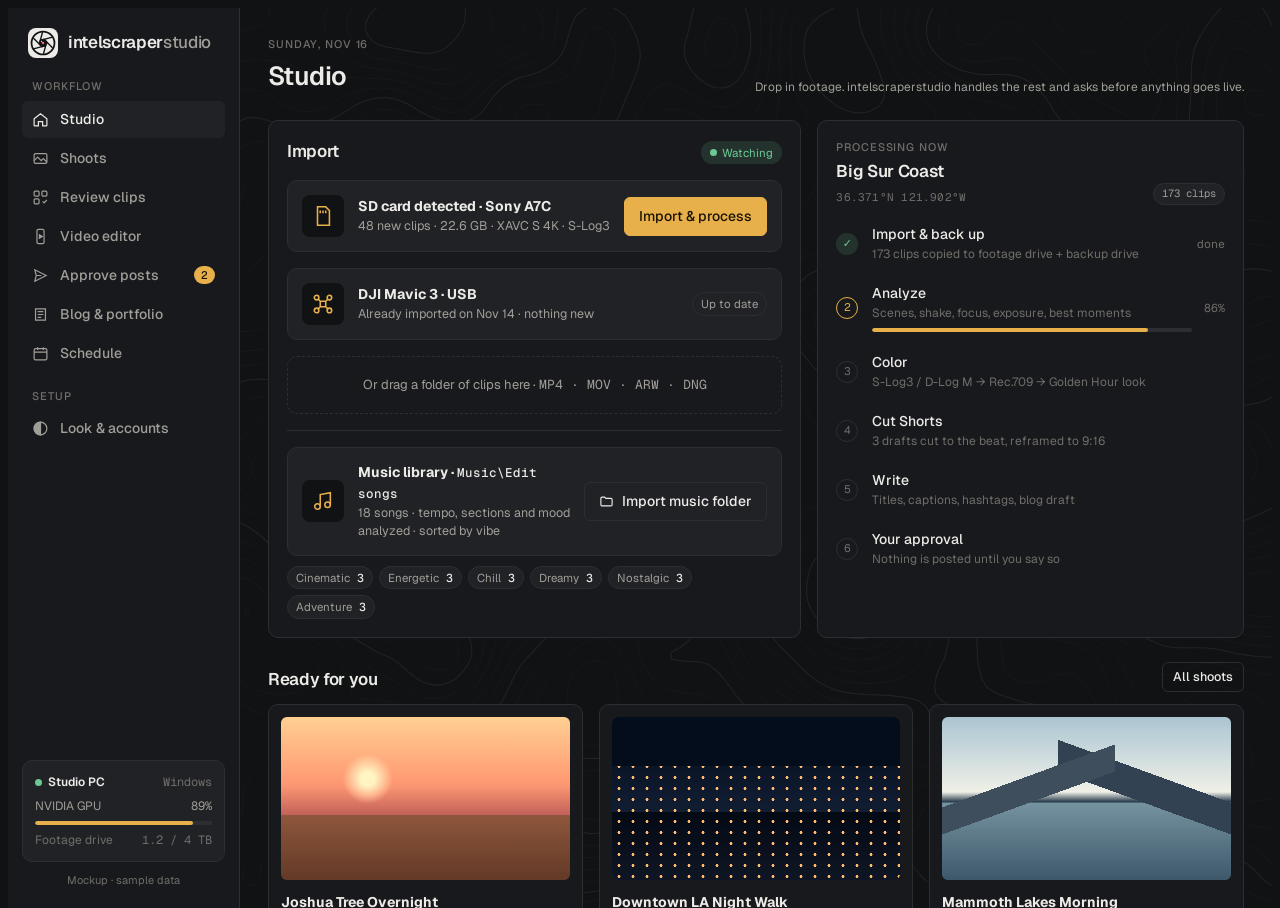
<file: docs/design/mockup.html>
<!doctype html>
<html lang="en">
<head>
<meta charset="utf-8">
<meta name="viewport" content="width=device-width, initial-scale=1">
<style>[hidden]{display:none!important}</style>
</head>
<body>
<!-- Clickable design mockup of the full app (sample data). Open in a browser. -->
<title>intelscraperstudio</title>
<meta name="claude:viewport-fit-sides" content="cover">
<link rel="preconnect" href="https://fonts.googleapis.com">
<link rel="stylesheet" href="https://fonts.googleapis.com/css2?family=Geist:wght@400;500;600;700&family=Geist+Mono:wght@400;500&display=swap">
<style>
/* Layout: fixed left rail + scrolling workspace; neutral graphite so footage colour reads true; one amber "record light" accent. Dark by choice, like pro grading tools. */
:root{
  --bg:#111214; --panel:#18191c; --raise:#212226; --hover:#2a2b30; --line:#2d2e33;
  --fg:#ecebe7; --mute:#a09e98; --dim:#6f6e6a;
  --accent:#e8b04a; --accent-ink:#1b1405; --accent-soft:rgba(232,176,74,.14);
  --good:#6cc995; --good-soft:rgba(108,201,149,.14);
  --bad:#ec6d5e; --bad-soft:rgba(236,109,94,.14);
  --info:#7fa8e8; --info-soft:rgba(127,168,232,.14);
  --yt:#ff5a4f; --ig:#d672c9; --blog:#7fa8e8;
  --sans:"Geist",ui-sans-serif,system-ui,-apple-system,"Segoe UI",sans-serif;
  --mono:"Geist Mono",ui-monospace,"SFMono-Regular",Consolas,monospace;
  --display:var(--sans);
  --r:10px; --r-sm:6px;
  color-scheme:dark;
}
*{box-sizing:border-box}
[hidden]{display:none!important}
html,body{height:100%}
body{background:var(--bg);color:var(--fg);font-family:var(--sans);font-size:14px;line-height:1.5;-webkit-font-smoothing:antialiased}
button,input,textarea,select{font:inherit;color:inherit}
button{cursor:pointer}
:focus-visible{outline:2px solid var(--accent);outline-offset:2px}
a{color:inherit}
.mono{font-family:var(--mono);font-variant-numeric:tabular-nums}
h1,h2,h3{font-family:var(--display);margin:0;text-wrap:balance;letter-spacing:-.02em;font-weight:600}
h1{font-size:26px} h2{font-size:17px} h3{font-size:14px}
p{margin:0}
.eyebrow{font-size:11px;text-transform:uppercase;letter-spacing:.08em;color:var(--dim);font-weight:500}
.muted{color:var(--mute)} .dim{color:var(--dim)}

/* ---------- shell ---------- */
.app{display:grid;grid-template-columns:232px minmax(0,1fr);height:100%}
.side{background:var(--panel);border-right:1px solid var(--line);display:flex;flex-direction:column;gap:20px;padding:20px 14px;overflow-y:auto}
.brand{display:flex;align-items:center;gap:8px;padding:0 4px;min-width:0}
.brand-mark{width:26px;height:26px;border-radius:7px;background:var(--fg);display:grid;place-items:center}
.brand-mark i{width:9px;height:9px;border-radius:50%;background:var(--bad);box-shadow:0 0 0 3px rgba(0,0,0,.85)}
.brand b{font-size:17px;letter-spacing:-.02em}
.nav{display:flex;flex-direction:column;gap:2px}
.nav a{display:flex;align-items:center;gap:11px;padding:8px 10px;border-radius:var(--r-sm);text-decoration:none;color:var(--mute);font-weight:500}
.nav a:hover{background:var(--hover);color:var(--fg)}
.nav a.on{background:var(--raise);color:var(--fg)}
.nav a svg{width:17px;height:17px;flex:none}
.nav .count{margin-left:auto;font-family:var(--mono);font-size:11px;background:var(--accent);color:var(--accent-ink);padding:1px 7px;border-radius:99px}
.nav-label{padding:0 10px 4px}
.side-foot{margin-top:auto;display:flex;flex-direction:column;gap:10px}
.device{background:var(--raise);border:1px solid var(--line);border-radius:var(--r);padding:12px;display:flex;flex-direction:column;gap:6px;font-size:12px}
.device .row{display:flex;justify-content:space-between;gap:8px}
.dot{width:7px;height:7px;border-radius:50%;display:inline-block;background:var(--good);margin-right:6px;vertical-align:middle}
.meter{height:4px;background:var(--line);border-radius:4px;overflow:hidden}
.meter i{display:block;height:100%;background:var(--accent);border-radius:4px}
.mock-pill{font-size:11px;color:var(--dim);text-align:center}

.main{overflow-y:auto;min-width:0}
.view{padding-block:28px 60px;padding-left:max(28px,env(safe-area-inset-left,0px));padding-right:max(28px,env(safe-area-inset-right,0px));max-width:1320px;display:flex;flex-direction:column;gap:24px}
.head{display:flex;align-items:flex-end;justify-content:space-between;gap:16px;flex-wrap:wrap}
.head .t{display:flex;flex-direction:column;gap:4px}

/* ---------- primitives ---------- */
.panel{background:var(--panel);border:1px solid var(--line);border-radius:var(--r)}
.pad{padding:18px}
.btn{display:inline-flex;align-items:center;gap:8px;border:1px solid var(--line);background:var(--raise);padding:8px 14px;border-radius:var(--r-sm);font-weight:500;text-decoration:none;white-space:nowrap}
.btn:hover{background:var(--hover)}
.btn.primary{background:var(--accent);border-color:var(--accent);color:var(--accent-ink)}
.btn.primary:hover{filter:brightness(1.07)}
.btn.ghost{background:transparent}
.btn.sm{padding:5px 10px;font-size:12.5px}
.btn svg{width:15px;height:15px}
.chip{display:inline-flex;align-items:center;gap:5px;font-size:11.5px;padding:2px 8px;border-radius:99px;background:var(--raise);color:var(--mute);border:1px solid var(--line);white-space:nowrap}
.chip.good{background:var(--good-soft);color:var(--good);border-color:transparent}
.chip.bad{background:var(--bad-soft);color:var(--bad);border-color:transparent}
.chip.amber{background:var(--accent-soft);color:var(--accent);border-color:transparent}
.chip.info{background:var(--info-soft);color:var(--info);border-color:transparent}
.chip.mono{font-family:var(--mono);font-size:10.5px}
.seg{display:inline-flex;background:var(--panel);border:1px solid var(--line);border-radius:var(--r-sm);padding:3px;gap:2px;flex-wrap:wrap}
.seg button{border:0;background:transparent;padding:5px 12px;border-radius:4px;color:var(--mute);font-weight:500;font-size:13px}
.seg button.on{background:var(--hover);color:var(--fg)}
.field{display:flex;flex-direction:column;gap:6px}
.field label{font-size:12px;color:var(--mute);font-weight:500;display:flex;justify-content:space-between}
.input,textarea.input{width:100%;background:var(--bg);border:1px solid var(--line);border-radius:var(--r-sm);padding:9px 11px;resize:vertical}
.input:focus{outline:none;border-color:var(--accent)}
.switch{width:34px;height:20px;border-radius:99px;background:var(--line);border:0;position:relative;flex:none;padding:0}
.switch::after{content:"";position:absolute;top:3px;left:3px;width:14px;height:14px;border-radius:50%;background:var(--fg);transition:transform .15s}
.switch[aria-checked="true"]{background:var(--accent)}
.switch[aria-checked="true"]::after{transform:translateX(14px);background:var(--accent-ink)}
.switch[disabled]{opacity:.6;cursor:not-allowed}
.grid{display:grid;gap:16px}
.split{display:grid;grid-template-columns:minmax(0,1fr) 340px;gap:20px;align-items:start}

/* ---------- faux footage (CSS-painted scenes) ---------- */
.frame{position:relative;aspect-ratio:16/9;max-width:100%;border-radius:var(--r-sm);overflow:hidden;background:#333}
.frame.v{aspect-ratio:9/16}
.scene{position:absolute;inset:0;transition:filter .35s}
.s1{background:radial-gradient(circle at 62% 49%,rgba(255,236,180,.95) 0 4%,rgba(255,200,120,.35) 9%,transparent 22%),linear-gradient(180deg,#f2b36c 0%,#e2805e 34%,#8b5a6f 51%,#2f4e69 51.4%,#1c3246 100%)}
.s2{background:radial-gradient(ellipse at 38% 48%,rgba(255,255,255,.55) 0 3%,transparent 9%),linear-gradient(112deg,#173f52 0 38%,#3d8592 38% 43%,#efe7d2 43% 46%,#8a7351 46% 58%,#4b5e33 58% 100%)}
.s3{background:radial-gradient(ellipse at 70% 0%,rgba(255,238,190,.55),transparent 55%),repeating-linear-gradient(90deg,rgba(58,36,22,.85) 0 7%,transparent 7% 17%,rgba(40,26,16,.7) 17% 21%,transparent 21% 31%),linear-gradient(180deg,#4f6a3e,#1b2818)}
.s4{background:linear-gradient(180deg,transparent 0 56%,#3a3a3c 56% 100%),conic-gradient(from 0deg at 50% 56%,transparent 0 160deg,#59544c 160deg 200deg,transparent 200deg),radial-gradient(circle at 50% 56%,rgba(255,230,170,.9) 0 3%,transparent 14%),linear-gradient(180deg,#bcd3df 0%,#f1c896 54%,#7d6a52 56%,#5d4e3a 100%)}
.s5{background:radial-gradient(circle,rgba(255,196,110,.9) 0 1.2px,transparent 1.8px) 0 0/14px 11px,linear-gradient(180deg,#0b1224 0%,#17203a 58%,#0b0f1c 58.4%,#141a2c 100%)}
.s5::after{content:"";position:absolute;inset:0;background:linear-gradient(180deg,#0b1224 0 30%,transparent 30%)}
.s6{background:radial-gradient(circle at 30% 38%,rgba(255,240,200,.9) 0 3%,transparent 11%),linear-gradient(180deg,#f7c68b 0%,#e39168 42%,#b55e52 60%,#83563a 60.4%,#5c3c27 100%)}
.s7{background:linear-gradient(160deg,transparent 0 40%,#3e4d63 40% 52%,transparent 52%) 0 0/60% 100% no-repeat,linear-gradient(200deg,transparent 0 38%,#33425a 38% 52%,transparent 52%) 100% 0/60% 100% no-repeat,linear-gradient(180deg,#9cb9d6 0%,#d7e1e7 46%,#2b3c55 52%,#6d8ba6 53%,#3d5672 100%)}
.s8{background:radial-gradient(ellipse at 75% 30%,rgba(255,214,140,.8),transparent 40%),linear-gradient(170deg,#e9b878 0%,#b27a4a 40%,#5b3c28 41%,#7a5236 60%,#2f4f5c 61%,#1d3440 100%)}
.log{filter:saturate(.32) contrast(.66) brightness(1.14)}
.look-natural{filter:none}
.look-golden{filter:sepia(.2) saturate(1.18) hue-rotate(-8deg) contrast(1.06)}
.look-moody{filter:saturate(.72) contrast(1.18) brightness(.86) hue-rotate(10deg)}
.look-film{filter:contrast(.9) saturate(.88) sepia(.14) brightness(1.04)}
.badge-tl,.badge-br,.badge-tr,.badge-bl{position:absolute;z-index:2;font-family:var(--mono);font-size:10.5px;padding:2px 6px;border-radius:4px;background:rgba(0,0,0,.62);color:#f2f0ea}
.badge-tl{top:7px;left:7px}.badge-tr{top:7px;right:7px}.badge-br{bottom:7px;right:7px}.badge-bl{bottom:7px;left:7px}

/* ---------- home ---------- */
.home-top{display:grid;grid-template-columns:minmax(0,1.25fr) minmax(0,1fr);gap:16px}
.ingest{display:flex;flex-direction:column;gap:16px}
.card-detect{display:flex;gap:14px;align-items:center;padding:14px;border-radius:var(--r);background:var(--raise);border:1px solid var(--line);flex-wrap:wrap}
.card-detect .ico{width:42px;height:42px;border-radius:8px;background:var(--bg);display:grid;place-items:center;color:var(--accent);flex:none}
.card-detect .ico svg{width:22px;height:22px}
.card-detect .txt{flex:1;min-width:180px}
.drop{border:1.5px dashed var(--line);border-radius:var(--r);padding:18px;text-align:center;color:var(--mute);font-size:13px}
.drop.over{border-color:var(--accent);color:var(--fg);background:var(--accent-soft)}
.pipe{display:flex;flex-direction:column;gap:2px}
.step{display:grid;grid-template-columns:24px minmax(0,1fr) auto;gap:12px;align-items:center;padding:9px 0}
.step .st{width:22px;height:22px;border-radius:50%;border:1.5px solid var(--line);display:grid;place-items:center;font-size:11px;color:var(--dim)}
.step.done .st{background:var(--good-soft);border-color:transparent;color:var(--good)}
.step.run .st{border-color:var(--accent);color:var(--accent);animation:pulse 1.4s ease-in-out infinite}
.step.wait .st{border-color:var(--accent);background:var(--accent);color:var(--accent-ink)}
.step .sub{font-size:12px;color:var(--dim)}
.step .meter{margin-top:6px}
@keyframes pulse{50%{box-shadow:0 0 0 4px var(--accent-soft)}}
.ready-row{display:grid;grid-template-columns:repeat(3,minmax(0,1fr));gap:16px}
.ready{display:flex;flex-direction:column;gap:12px;padding:12px}
.ready .outs{display:flex;gap:6px;flex-wrap:wrap}
.stats{display:grid;grid-template-columns:repeat(4,minmax(0,1fr));gap:1px;background:var(--line);border:1px solid var(--line);border-radius:var(--r);overflow:hidden}
.stats>div{background:var(--panel);padding:14px 16px}
.stats b{display:block;font-size:22px;font-weight:600;letter-spacing:-.02em;font-variant-numeric:tabular-nums}

/* ---------- shoots ---------- */
.shoots{grid-template-columns:repeat(auto-fill,minmax(260px,1fr))}
.shoot{display:flex;flex-direction:column;text-decoration:none;overflow:hidden}
.shoot:hover{border-color:var(--hover);background:var(--raise)}
.shoot .frame{border-radius:0}
.shoot .body{padding:12px 14px 14px;display:flex;flex-direction:column;gap:6px}
.shoot .meta{display:flex;gap:6px;flex-wrap:wrap}

/* ---------- review ---------- */
.clips{grid-template-columns:repeat(auto-fill,minmax(200px,1fr));gap:12px}
.clip{padding:8px;display:flex;flex-direction:column;gap:8px;border:1px solid var(--line);background:var(--panel);border-radius:var(--r);text-align:left;cursor:pointer;position:relative}
.clip:hover{background:var(--raise)}
.clip.sel{border-color:var(--accent);box-shadow:0 0 0 1px var(--accent)}
.clip.rejected .frame{opacity:.35}
.clip .ln{display:flex;justify-content:space-between;align-items:center;gap:6px;font-size:12px}
.clip .why{font-size:12px;color:var(--mute);line-height:1.4;min-height:34px}
.score{font-family:var(--mono);font-size:11px;font-weight:500;padding:1px 6px;border-radius:4px}
.score.hi{background:var(--good-soft);color:var(--good)}
.score.mid{background:var(--accent-soft);color:var(--accent)}
.score.lo{background:var(--bad-soft);color:var(--bad)}
.verdict{position:absolute;top:14px;right:14px;z-index:3;width:24px;height:24px;border-radius:50%;display:grid;place-items:center;font-size:13px;font-weight:700}
.verdict.k{background:var(--good);color:#0d2617}
.verdict.x{background:var(--bad);color:#2a0c08}
.detail{position:sticky;top:20px;display:flex;flex-direction:column;gap:14px}
.kv{display:grid;grid-template-columns:auto 1fr;gap:6px 14px;font-size:12.5px}
.kv dt{color:var(--dim)} .kv dd{margin:0;font-family:var(--mono);font-size:12px;text-align:right}
.bars{display:flex;flex-direction:column;gap:9px}
.bar-row{display:grid;grid-template-columns:88px minmax(0,1fr) 34px;gap:10px;align-items:center;font-size:12px}
.bar-row .meter i{background:var(--good)}
.bar-row.warn .meter i{background:var(--accent)}
.bar-row.badv .meter i{background:var(--bad)}
.moment{position:relative;height:22px;background:var(--bg);border-radius:4px;overflow:hidden;border:1px solid var(--line)}
.moment i{position:absolute;top:0;bottom:0;background:var(--accent-soft);border-left:2px solid var(--accent);border-right:2px solid var(--accent)}
.keys{display:flex;gap:14px;flex-wrap:wrap;font-size:12px;color:var(--mute)}
kbd{font-family:var(--mono);font-size:11px;background:var(--raise);border:1px solid var(--line);border-bottom-width:2px;border-radius:4px;padding:0 5px;color:var(--fg)}

/* ---------- editor ---------- */
.ed{display:grid;grid-template-columns:300px minmax(0,1fr);gap:24px;align-items:start}
.player{display:flex;flex-direction:column;gap:12px}
.player .frame{border-radius:14px;box-shadow:0 20px 50px rgba(0,0,0,.45)}
.reframe{position:absolute;inset:0;z-index:1;pointer-events:none}
.overlay-title{position:absolute;left:0;right:0;top:16%;z-index:2;text-align:center;padding:0 18px;color:#fff;text-shadow:0 2px 14px rgba(0,0,0,.5);transition:opacity .3s}
.overlay-title b{display:block;font-size:24px;line-height:1.05;letter-spacing:-.03em;font-weight:700;text-transform:uppercase}
.overlay-title span{display:block;font-family:var(--mono);font-size:11px;margin-top:8px;opacity:.85;letter-spacing:.06em}
.overlay-cap{position:absolute;left:12px;right:12px;bottom:15%;z-index:2;text-align:center}
.overlay-cap span{background:rgba(0,0,0,.6);color:#fff;font-weight:600;font-size:13px;padding:4px 9px;border-radius:5px;box-decoration-break:clone;-webkit-box-decoration-break:clone}
.track-box{position:absolute;z-index:1;border:1.5px solid var(--accent);border-radius:4px;width:38%;height:22%;left:31%;top:44%;transition:left .6s,top .6s;opacity:0}
.show-track .track-box{opacity:.9}
.track-box::before{content:"subject";position:absolute;top:-17px;left:-1px;font-family:var(--mono);font-size:9.5px;background:var(--accent);color:var(--accent-ink);padding:0 4px;border-radius:3px}
.transport{display:flex;align-items:center;gap:10px}
.play{width:38px;height:38px;border-radius:50%;border:0;background:var(--fg);color:var(--bg);display:grid;place-items:center;flex:none}
.play svg{width:16px;height:16px}
.ed-side{display:flex;flex-direction:column;gap:18px;min-width:0}
.drafts{display:grid;grid-template-columns:repeat(3,minmax(0,1fr));gap:10px}
.draft{display:flex;gap:10px;align-items:center;padding:8px;border:1px solid var(--line);border-radius:var(--r);background:var(--panel);text-align:left}
.draft.on{border-color:var(--accent);background:var(--raise)}
.draft .frame{width:34px;flex:none}
.draft small{display:block;color:var(--dim);font-family:var(--mono);font-size:11px}
.ctrl-grid{display:grid;grid-template-columns:repeat(2,minmax(0,1fr));gap:16px}
.ctrl{display:flex;flex-direction:column;gap:10px;padding:14px}
.looks{display:grid;grid-template-columns:repeat(4,minmax(0,1fr));gap:8px}
.look{border:1px solid var(--line);background:none;border-radius:var(--r-sm);padding:4px;display:flex;flex-direction:column;gap:4px;font-size:11.5px;color:var(--mute)}
.look.on{border-color:var(--accent);color:var(--fg)}
.look .frame{aspect-ratio:1}
.tracks{display:flex;flex-direction:column;gap:6px}
.track{display:flex;align-items:center;justify-content:space-between;gap:8px;padding:7px 10px;border-radius:var(--r-sm);border:1px solid var(--line);background:var(--bg);font-size:12.5px;text-align:left;width:100%}
.track.on{border-color:var(--accent)}
.range{width:100%;accent-color:var(--accent)}
.row-sw{display:flex;align-items:center;justify-content:space-between;gap:12px;font-size:13px}
.timeline{padding:14px;display:flex;flex-direction:column;gap:8px;overflow-x:auto}
.tl-inner{min-width:640px;display:flex;flex-direction:column;gap:6px;position:relative}
.ruler{display:flex;justify-content:space-between;font-family:var(--mono);font-size:10px;color:var(--dim);padding-left:64px}
.lane{display:grid;grid-template-columns:56px minmax(0,1fr);gap:8px;align-items:center}
.lane>span{font-size:11px;color:var(--dim)}
.lane-body{position:relative;height:44px;background:var(--bg);border-radius:5px;overflow:hidden}
.lane-body.thin{height:26px}
.beats{position:absolute;inset:0;pointer-events:none}
.beats i{position:absolute;top:0;bottom:0;width:1px;background:rgba(255,255,255,.05)}
.beats i.bar{background:var(--accent-soft)}
.vclip{position:absolute;top:3px;bottom:3px;border-radius:4px;overflow:hidden;border:1px solid rgba(0,0,0,.5)}
.vclip.cur{outline:2px solid var(--accent);outline-offset:-1px;z-index:1}
.vclip .scene{opacity:.9}
.wave{position:absolute;inset:3px 0;display:flex;align-items:center;gap:1px}
.wave i{flex:1;background:var(--info);opacity:.55;border-radius:1px}
.txtclip{position:absolute;top:3px;bottom:3px;border-radius:4px;background:var(--accent-soft);border:1px solid var(--accent);font-size:10.5px;color:var(--accent);padding:0 6px;display:flex;align-items:center;white-space:nowrap;overflow:hidden}
.playhead{position:absolute;top:18px;bottom:0;width:2px;background:var(--fg);z-index:5;pointer-events:none;margin-left:64px}
.playhead::before{content:"";position:absolute;top:-5px;left:-4px;border:5px solid transparent;border-top-color:var(--fg)}
.exports{display:flex;gap:10px;flex-wrap:wrap;align-items:center}

/* ---------- editor v2 ---------- */
@media (min-width:901px){.ed:not(.wide) .player{position:sticky;top:20px}}
.ed.wide{grid-template-columns:minmax(0,1fr)}
.ed.wide .player{max-width:760px;width:100%;margin:0 auto}
.ed.wide .overlay-title b{font-size:34px}
.cutstats{display:flex;gap:6px;flex-wrap:wrap}
.lens{display:flex;gap:6px;flex-wrap:wrap;align-items:center}
.opt{border:1px solid var(--line);background:var(--bg);border-radius:99px;padding:5px 12px;font-size:12.5px;color:var(--mute);font-weight:500}
.opt:hover{color:var(--fg)}
.opt.on{border-color:var(--accent);color:var(--fg);background:var(--accent-soft)}
.custom{display:inline-flex;align-items:center;gap:4px;border:1px solid var(--line);border-radius:99px;padding:1px 12px 1px 4px;background:var(--bg);font-size:12.5px;color:var(--mute)}
.custom.on{border-color:var(--accent);color:var(--fg)}
.custom input{width:70px;border:0;background:transparent;padding:4px 6px;font-family:var(--mono);font-size:12.5px}
.custom input:focus{outline:none}
.vibes{display:grid;grid-template-columns:repeat(3,minmax(0,1fr));gap:6px}
.vibe{text-align:left;border:1px solid var(--line);background:var(--bg);border-radius:var(--r-sm);padding:8px 10px;display:flex;flex-direction:column;gap:1px;min-width:0}
.vibe b{font-weight:500;font-size:13px}
.vibe small{color:var(--dim);font-size:11px}
.vibe.on{border-color:var(--accent);background:var(--accent-soft)}
.cutmodes{display:flex;flex-direction:column;gap:8px}
.cutmode{display:grid;grid-template-columns:minmax(0,1fr) 96px;gap:12px;align-items:center;text-align:left;border:1px solid var(--line);background:var(--bg);border-radius:var(--r-sm);padding:10px 12px}
.cutmode b{font-weight:500;display:flex;gap:6px;align-items:center;flex-wrap:wrap}
.cutmode small{display:block;color:var(--dim);font-size:11.5px;line-height:1.4;margin-top:2px}
.cutmode.on{border-color:var(--accent);background:var(--accent-soft)}
.pattern{display:flex;gap:2px;height:20px}
.pattern i{background:var(--mute);opacity:.45;border-radius:2px}
.cutmode.on .pattern i{background:var(--accent);opacity:.9}
.trks{display:flex;flex-direction:column;gap:6px}
.trk{display:grid;grid-template-columns:30px minmax(0,1fr) 110px 70px;gap:12px;align-items:center;padding:7px 10px;border:1px solid var(--line);border-radius:var(--r-sm);background:var(--bg);cursor:pointer}
.trk:hover{background:var(--panel)}
.trk.on{border-color:var(--accent);background:var(--accent-soft)}
.trk .nm{min-width:0}
.trk .nm b{font-weight:500;display:flex;gap:6px;align-items:center;flex-wrap:wrap}
.trk .nm span{font-size:11.5px;color:var(--dim)}
.trk .bpm{font-family:var(--mono);font-size:11.5px;color:var(--mute);text-align:right;line-height:1.35}
.pbtn{width:28px;height:28px;border-radius:50%;border:1px solid var(--line);background:var(--raise);display:grid;place-items:center;padding:0;font-size:10px}
.pbtn.on{background:var(--accent);color:var(--accent-ink);border-color:var(--accent)}
.spark{display:flex;align-items:flex-end;gap:1px;height:24px}
.spark i{flex:1;background:var(--info);opacity:.6;border-radius:1px}
.sec{position:absolute;top:3px;bottom:3px;border-radius:4px;font-size:10px;padding:0 6px;display:flex;align-items:center;overflow:hidden;white-space:nowrap;color:var(--fg);border-left:1px solid rgba(255,255,255,.15)}
@media (max-width:620px){.trk{grid-template-columns:30px minmax(0,1fr) 64px}.trk .spark{display:none}.vibes{grid-template-columns:repeat(2,minmax(0,1fr))}.cutmode{grid-template-columns:minmax(0,1fr)}.cutmode .pattern{display:none}}

/* ---------- post ---------- */
.post{display:grid;grid-template-columns:minmax(0,1fr) 320px;gap:24px;align-items:start}
.form{display:flex;flex-direction:column;gap:16px;padding:20px}
.covers{display:flex;gap:6px}
.covers button{flex:1;border:2px solid transparent;border-radius:6px;padding:0;background:none;min-width:0}
.covers button.on{border-color:var(--accent)}
.covers .frame{border-radius:4px}
.phone{background:#000;border-radius:34px;padding:10px;border:1px solid var(--line);box-shadow:0 30px 60px rgba(0,0,0,.5);max-width:300px;width:100%;margin:0 auto}
.phone .frame{border-radius:26px}
.ui-layer{position:absolute;inset:0;z-index:3;color:#fff;font-size:11.5px;padding:14px;display:flex;flex-direction:column;justify-content:flex-end;gap:6px;background:linear-gradient(180deg,transparent 55%,rgba(0,0,0,.65))}
.ui-layer .who{display:flex;align-items:center;gap:7px;font-weight:600}
.ui-layer .av{width:22px;height:22px;border-radius:50%;background:linear-gradient(135deg,var(--accent),var(--bad))}
.ui-layer .follow{border:1px solid #fff;border-radius:5px;padding:0 6px;font-size:10.5px;font-weight:600}
.ui-rail{position:absolute;right:10px;bottom:90px;z-index:4;display:flex;flex-direction:column;gap:14px;align-items:center;color:#fff;font-size:10px;font-weight:600}
.ui-rail i{display:block;width:26px;height:26px;border-radius:50%;background:rgba(255,255,255,.18);margin-bottom:2px}
.ui-top{position:absolute;top:14px;left:14px;right:14px;z-index:4;color:#fff;font-weight:700;font-size:13px;display:flex;justify-content:space-between}
.approve{display:flex;align-items:center;gap:14px;padding:16px 18px;flex-wrap:wrap}
.approve .when{flex:1;min-width:220px;display:flex;flex-direction:column;gap:2px}
.approved{background:var(--good-soft);border-color:rgba(108,201,149,.35)}
.ai-note{display:flex;gap:8px;align-items:flex-start;font-size:12px;color:var(--mute);background:var(--bg);border:1px solid var(--line);border-radius:var(--r-sm);padding:9px 11px}
.ai-note svg{width:14px;height:14px;flex:none;margin-top:2px;color:var(--accent)}

/* ---------- blog ---------- */
.blog{display:grid;grid-template-columns:minmax(0,1fr) 320px;gap:24px;align-items:start}
.article{padding:0;overflow:hidden}
.article .frame{border-radius:0;aspect-ratio:21/9}
.article .inner{padding:28px clamp(18px,4vw,48px) 36px;display:flex;flex-direction:column;gap:18px;max-width:720px}
.article [contenteditable]{outline:none;border-radius:4px}
.article [contenteditable]:hover{background:rgba(255,255,255,.03)}
.article [contenteditable]:focus{background:var(--accent-soft)}
.article h1{font-size:32px;line-height:1.12;letter-spacing:-.03em}
.article p.body{font-size:16px;line-height:1.7;color:#d9d7d1}
.gallery{display:grid;grid-template-columns:2fr 1fr 1fr;grid-template-rows:auto auto;gap:6px}
.gallery .frame{border-radius:4px;aspect-ratio:auto;height:100%;min-height:110px}
.gallery .big{grid-row:span 2}
.figcap{font-size:12px;color:var(--dim);font-family:var(--mono)}
.embed{display:flex;gap:14px;align-items:center;padding:12px;border:1px solid var(--line);border-radius:var(--r);background:var(--bg)}
.embed .frame{width:54px;flex:none}

/* ---------- queue ---------- */
.week{display:grid;grid-template-columns:repeat(7,minmax(0,1fr));gap:1px;background:var(--line);border:1px solid var(--line);border-radius:var(--r);overflow:hidden}
.day{background:var(--panel);min-height:200px;padding:10px;display:flex;flex-direction:column;gap:6px}
.day.today{background:var(--raise)}
.day .dn{display:flex;justify-content:space-between;font-size:12px;color:var(--mute);margin-bottom:4px}
.day .dn b{color:var(--fg);font-size:15px;font-weight:600}
.day.today .dn b{color:var(--accent)}
.ev{font-size:11.5px;padding:6px 7px;border-radius:5px;background:var(--bg);border-left:3px solid var(--dim);display:flex;flex-direction:column;gap:1px;line-height:1.3}
.ev small{font-family:var(--mono);font-size:10px;color:var(--dim)}
.ev.yt{border-color:var(--yt)} .ev.ig{border-color:var(--ig)} .ev.blog{border-color:var(--blog)}
.ev.pending{background:repeating-linear-gradient(135deg,var(--bg) 0 6px,var(--raise) 6px 12px)}
.legend{display:flex;gap:16px;flex-wrap:wrap;font-size:12px;color:var(--mute)}
.legend span::before{content:"";display:inline-block;width:9px;height:9px;border-radius:2px;margin-right:6px;vertical-align:-1px;background:var(--c)}
.list{display:flex;flex-direction:column}
.li{display:grid;grid-template-columns:48px minmax(0,1fr) auto;gap:14px;align-items:center;padding:12px 16px;border-top:1px solid var(--line)}
.li:first-child{border-top:0}
.li .frame{width:48px;aspect-ratio:1}

/* ---------- style ---------- */
.style-grid{display:grid;grid-template-columns:repeat(2,minmax(0,1fr));gap:16px}
.style-grid .wide{grid-column:1/-1}
.biglooks{display:grid;grid-template-columns:repeat(4,minmax(0,1fr));gap:12px}
.biglook{border:1px solid var(--line);background:var(--bg);border-radius:var(--r);padding:6px;display:flex;flex-direction:column;gap:8px;text-align:left}
.biglook.on{border-color:var(--accent);box-shadow:0 0 0 1px var(--accent)}
.biglook .lbl{padding:0 4px 4px;display:flex;flex-direction:column}
.biglook .lbl small{color:var(--dim);font-size:11.5px}
.conv{display:grid;grid-template-columns:minmax(0,1fr) auto minmax(0,1fr);gap:10px;align-items:center}
.conv .frame{aspect-ratio:16/10}
.acct{display:grid;grid-template-columns:34px minmax(0,1fr) auto;gap:12px;align-items:center;padding:12px 0;border-top:1px solid var(--line)}
.acct:first-of-type{border-top:0}
.acct .lg{width:34px;height:34px;border-radius:8px;display:grid;place-items:center;font-weight:700;font-size:13px;color:#fff}
.rule{display:grid;grid-template-columns:minmax(0,1fr) auto;gap:14px;align-items:center;padding:12px 0;border-top:1px solid var(--line)}
.rule:first-of-type{border-top:0}
.rule .flow{display:flex;gap:6px;align-items:center;flex-wrap:wrap;font-size:13px}
.rule .flow .arrow{color:var(--dim)}

.toast{position:fixed;bottom:calc(24px + env(safe-area-inset-bottom,0px));left:50%;transform:translateX(-50%) translateY(20px);background:var(--fg);color:var(--bg);padding:10px 16px;border-radius:8px;font-weight:500;opacity:0;transition:.25s;z-index:50;pointer-events:none;max-width:calc(100% - 32px)}
.toast.show{opacity:1;transform:translateX(-50%) translateY(0)}

/* ---------- responsive ---------- */
@media (max-width:1100px){
  .split,.post,.blog{grid-template-columns:minmax(0,1fr)}
  .detail{position:static}
  .ready-row{grid-template-columns:repeat(2,minmax(0,1fr))}
  .biglooks{grid-template-columns:repeat(2,minmax(0,1fr))}
}
@media (max-width:900px){
  .app{grid-template-columns:minmax(0,1fr);grid-template-rows:auto minmax(0,1fr)}
  .side{flex-direction:row;align-items:center;padding:10px max(16px,env(safe-area-inset-right,0px)) 10px max(16px,env(safe-area-inset-left,0px));border-right:0;border-bottom:1px solid var(--line);overflow-x:auto;gap:14px}
  .nav{flex-direction:row}
  .nav a{padding:7px 10px}
  .nav a span.lbl{display:none}
  .nav-label,.side-foot,.brand b{display:none}
  .home-top,.ed,.style-grid,.ctrl-grid{grid-template-columns:minmax(0,1fr)}
  .ed .player{max-width:300px;width:100%;margin:0 auto}
  .week{grid-template-columns:repeat(7,minmax(120px,1fr));overflow-x:auto}
  .view{padding-left:max(16px,env(safe-area-inset-left,0px));padding-right:max(16px,env(safe-area-inset-right,0px));padding-block:20px 48px}
}
@media (max-width:620px){
  .ready-row,.drafts,.stats{grid-template-columns:minmax(0,1fr)}
  .stats{grid-template-columns:repeat(2,minmax(0,1fr))}
  .looks{grid-template-columns:repeat(2,minmax(0,1fr))}
  .gallery{grid-template-columns:1fr 1fr}
  .gallery .big{grid-column:span 2;grid-row:auto;min-height:180px}
  .conv{grid-template-columns:minmax(0,1fr)}
  .conv .arrow{display:none}
  .week-wrap{overflow-x:auto}
}
@media (prefers-reduced-motion:reduce){*{animation:none!important;transition:none!important}}

/* ---------- music library ---------- */
.music-lib{display:flex;flex-direction:column;gap:10px;padding-top:4px;border-top:1px solid var(--line)}
.music-lib .card-detect{margin-top:12px}
.vibe-counts{display:flex;gap:6px;flex-wrap:wrap}
.vibe-counts .chip b{font-family:var(--mono);font-weight:500;color:var(--fg);margin-left:2px}
.draft{align-items:center}
.draft small+small{margin-top:1px;font-family:var(--sans);font-size:11.5px;white-space:nowrap;overflow:hidden;text-overflow:ellipsis}
#drafts{grid-template-columns:repeat(3,minmax(0,1fr))}
/* ================= MINIMAL TACTICAL ACCENTS ================= */
.main{background-color:var(--bg);background-repeat:no-repeat;background-size:cover;background-position:center top}
.brand{gap:10px;padding:0 6px;min-width:0}
.brand-mark{width:28px;height:28px;border-radius:8px;background:var(--fg);color:var(--bg);display:grid;place-items:center;flex:none}
.brand-mark svg{width:22px;height:22px}
.brand-mark .dot-rec{fill:var(--bad)}
.brand-mark .pupil{fill:#0d0e10}
.brand-mark .glint{fill:#ffffff;opacity:.85}
.brand-mark{width:30px;height:30px}
.brand-mark svg{width:26px;height:26px}

.wm{display:flex;align-items:baseline;white-space:nowrap;font-size:16px;font-weight:600;letter-spacing:-.02em}
.w3{color:var(--mute);font-weight:500}
.coord{font-family:var(--mono);font-size:11px;color:var(--dim);letter-spacing:.02em;font-variant-numeric:tabular-nums}
.player .frame::after,.detail .frame::after{content:"";position:absolute;inset:10px;z-index:2;pointer-events:none;
  --c:rgba(255,255,255,.7);
  background:linear-gradient(var(--c),var(--c)) 0 0/12px 1.5px no-repeat,linear-gradient(var(--c),var(--c)) 0 0/1.5px 12px no-repeat,
  linear-gradient(var(--c),var(--c)) 100% 0/12px 1.5px no-repeat,linear-gradient(var(--c),var(--c)) 100% 0/1.5px 12px no-repeat,
  linear-gradient(var(--c),var(--c)) 0 100%/12px 1.5px no-repeat,linear-gradient(var(--c),var(--c)) 0 100%/1.5px 12px no-repeat,
  linear-gradient(var(--c),var(--c)) 100% 100%/12px 1.5px no-repeat,linear-gradient(var(--c),var(--c)) 100% 100%/1.5px 12px no-repeat}
.player .badge-tl,.player .badge-tr,.player .badge-bl,.detail .badge-tl,.detail .badge-br{z-index:3}
</style>

<div class="app">
  <aside class="side" aria-label="Main navigation">
    <div class="brand"><span class="brand-mark" aria-hidden="true"><svg class="iris" viewBox="0 0 24 24" fill="none" stroke="currentColor" stroke-linecap="round" stroke-linejoin="round"><circle cx="12" cy="12" r="10.6" stroke-width="1.6"/><path class="blades" d="M15.38 11.09L12.6 21.48M14.47 14.47L4.09 17.26M11.09 15.38L3.49 7.78M8.62 12.91L11.4 2.52M9.53 9.53L19.91 6.74M12.91 8.62L20.51 16.22" stroke-width="1.25"/><path class="pupil" d="M15.38 11.09L14.47 14.47L11.09 15.38L8.62 12.91L9.53 9.53L12.91 8.62Z" stroke-width="1.25"/><circle class="dot-rec" cx="12" cy="12" r="1.25" stroke="none"/><circle class="glint" cx="10.6" cy="10.5" r=".55" stroke="none"/></svg></span><b class="wm"><span class="w1">intel</span><span class="w2">scraper</span><span class="w3">studio</span></b></div>
    <nav class="nav" id="nav">
      <div class="eyebrow nav-label">Workflow</div>
      <a href="#home" data-v="home"><svg viewBox="0 0 24 24" fill="none" stroke="currentColor" stroke-width="1.7"><path d="M3 11l9-7 9 7v9a1 1 0 0 1-1 1h-5v-6H9v6H4a1 1 0 0 1-1-1z"/></svg><span class="lbl">Studio</span></a>
      <a href="#shoots" data-v="shoots"><svg viewBox="0 0 24 24" fill="none" stroke="currentColor" stroke-width="1.7"><rect x="3" y="5" width="18" height="14" rx="2"/><path d="M3 15l5-5 5 5 3-3 5 5"/></svg><span class="lbl">Shoots</span></a>
      <a href="#review" data-v="review"><svg viewBox="0 0 24 24" fill="none" stroke="currentColor" stroke-width="1.7"><rect x="3" y="3" width="7" height="7" rx="1.5"/><rect x="14" y="3" width="7" height="7" rx="1.5"/><rect x="3" y="14" width="7" height="7" rx="1.5"/><path d="M15 17.5l2 2 4-4"/></svg><span class="lbl">Review clips</span></a>
      <a href="#editor" data-v="editor"><svg viewBox="0 0 24 24" fill="none" stroke="currentColor" stroke-width="1.7"><rect x="7" y="2" width="10" height="20" rx="2"/><path d="M10.5 9.5v5l4-2.5z" fill="currentColor"/></svg><span class="lbl">Video editor</span></a>
      <a href="#post" data-v="post"><svg viewBox="0 0 24 24" fill="none" stroke="currentColor" stroke-width="1.7"><path d="M4 20l16-8L4 4l2 8zM6 12h7"/></svg><span class="lbl">Approve posts</span><span class="count" id="navCount">2</span></a>
      <a href="#blog" data-v="blog"><svg viewBox="0 0 24 24" fill="none" stroke="currentColor" stroke-width="1.7"><path d="M5 4h14v16H5zM8 8h8M8 12h8M8 16h5"/></svg><span class="lbl">Blog &amp; portfolio</span></a>
      <a href="#queue" data-v="queue"><svg viewBox="0 0 24 24" fill="none" stroke="currentColor" stroke-width="1.7"><rect x="3" y="5" width="18" height="16" rx="2"/><path d="M3 10h18M8 3v4M16 3v4"/></svg><span class="lbl">Schedule</span></a>
      <div class="eyebrow nav-label" style="margin-top:14px">Setup</div>
      <a href="#style" data-v="style"><svg viewBox="0 0 24 24" fill="none" stroke="currentColor" stroke-width="1.7"><circle cx="12" cy="12" r="9"/><path d="M12 3a9 9 0 0 0 0 18z" fill="currentColor"/></svg><span class="lbl">Look &amp; accounts</span></a>
    </nav>
    <div class="side-foot">
      <div class="device">
        <div class="row"><b style="font-weight:600"><span class="dot"></span>Studio PC</b><span class="dim mono">Windows</span></div>
        <div class="row muted"><span>NVIDIA GPU</span><span class="mono" id="gpuPct">71%</span></div>
        <div class="meter"><i id="gpuBar" style="width:71%"></i></div>
        <div class="row dim"><span>Footage drive</span><span class="mono">1.2 / 4 TB</span></div>
      </div>
      <div class="mock-pill">Mockup · sample data</div>
    </div>
  </aside>

  <main class="main" id="main">

  <!-- ================= HOME ================= -->
  <section class="view" id="v-home">
    <div class="head">
      <div class="t"><span class="eyebrow">Sunday, Nov 16</span><h1>Studio</h1></div>
      <div class="keys"><span>Drop in footage. intelscraperstudio handles the rest and asks before anything goes live.</span></div>
    </div>

    <div class="home-top">
      <div class="panel pad ingest">
        <div class="head"><h2>Import</h2><span class="chip good"><span class="dot" style="margin-right:0"></span>Watching</span></div>
        <div class="card-detect">
          <div class="ico"><svg viewBox="0 0 24 24" fill="none" stroke="currentColor" stroke-width="1.7"><path d="M6 2h9l4 4v16H6z"/><path d="M9 6v3M12 6v3M15 6v3"/></svg></div>
          <div class="txt"><b>SD card detected · Sony A7C</b><div class="muted" style="font-size:12.5px">48 new clips · 22.6 GB · XAVC S 4K · S-Log3</div></div>
          <button class="btn primary" id="importBtn">Import &amp; process</button>
        </div>
        <div class="card-detect">
          <div class="ico"><svg viewBox="0 0 24 24" fill="none" stroke="currentColor" stroke-width="1.7"><circle cx="5" cy="5" r="2.5"/><circle cx="19" cy="5" r="2.5"/><circle cx="5" cy="19" r="2.5"/><circle cx="19" cy="19" r="2.5"/><rect x="9" y="9" width="6" height="6" rx="1"/><path d="M7 7l2 2M17 7l-2 2M7 17l2-2M17 17l-2-2"/></svg></div>
          <div class="txt"><b>DJI Mavic 3 · USB</b><div class="muted" style="font-size:12.5px">Already imported on Nov 14 · nothing new</div></div>
          <span class="chip">Up to date</span>
        </div>
        <div class="drop" id="drop">Or drag a folder of clips here · <span class="mono">MP4 · MOV · ARW · DNG</span></div>
        <div class="music-lib">
          <div class="card-detect">
            <div class="ico"><svg viewBox="0 0 24 24" fill="none" stroke="currentColor" stroke-width="1.7"><path d="M9 18V5l11-2v13"/><circle cx="6" cy="18" r="3"/><circle cx="17" cy="16" r="3"/></svg></div>
            <div class="txt"><b>Music library · <span id="libName" class="mono" style="font-weight:500;font-size:12.5px">Music\Edit songs</span></b><div class="muted" style="font-size:12.5px" id="libSub"></div></div>
            <label class="btn" for="musicFolder"><svg viewBox="0 0 24 24" fill="none" stroke="currentColor" stroke-width="1.8"><path d="M3 7a2 2 0 0 1 2-2h4l2 2h8a2 2 0 0 1 2 2v8a2 2 0 0 1-2 2H5a2 2 0 0 1-2-2z"/></svg>Import music folder</label>
            <input type="file" id="musicFolder" webkitdirectory directory multiple hidden>
          </div>
          <div class="vibe-counts" id="libCounts"></div>
        </div>
      </div>

      <div class="panel pad" style="display:flex;flex-direction:column;gap:10px">
        <div class="head"><div class="t"><span class="eyebrow">Processing now</span><h2>Big Sur Coast</h2><span class="coord">36.371°N 121.902°W</span></div><span class="chip mono">173 clips</span></div>
        <div class="pipe" id="pipe"></div>
      </div>
    </div>

    <div style="display:flex;flex-direction:column;gap:12px">
      <div class="head"><h2>Ready for you</h2><a class="btn ghost sm" href="#shoots">All shoots</a></div>
      <div class="ready-row" id="readyRow"></div>
    </div>

    <div class="stats">
      <div><span class="eyebrow">Published this month</span><b>11</b></div>
      <div><span class="eyebrow">Editing time saved</span><b>~14 h</b></div>
      <div><span class="eyebrow">Waiting on you</span><b id="statWait">2</b></div>
      <div><span class="eyebrow">Footage processed</span><b>412 GB</b></div>
    </div>
  </section>

  <!-- ================= SHOOTS ================= -->
  <section class="view" id="v-shoots" hidden>
    <div class="head">
      <div class="t"><span class="eyebrow">Library</span><h1>Shoots</h1></div>
      <div class="seg" id="shootFilter"><button class="on">All</button><button>Needs review</button><button>Scheduled</button><button>Published</button></div>
    </div>
    <div class="grid shoots" id="shootGrid"></div>
  </section>

  <!-- ================= REVIEW ================= -->
  <section class="view" id="v-review" hidden>
    <div class="head">
      <div class="t"><span class="eyebrow">Big Sur Coast · Nov 14 · A7C + Mavic 3</span><h1>Review clips</h1></div>
      <div style="display:flex;gap:10px;flex-wrap:wrap">
        <div class="seg" id="reviewTabs"><button class="on" data-f="all">All <span class="mono dim" id="cAll"></span></button><button data-f="k">Keepers <span class="mono dim" id="cK"></span></button><button data-f="x">Rejected <span class="mono dim" id="cX"></span></button></div>
        <a class="btn primary" href="#editor">Build Shorts from keepers</a>
      </div>
    </div>
    <div class="ai-note"><svg viewBox="0 0 24 24" fill="currentColor"><path d="M12 2l2.2 6.6L21 11l-6.8 2.4L12 20l-2.2-6.6L3 11l6.8-2.4z"/></svg><span>intelscraperstudio looked at all 173 clips and kept 24. It cut shaky, out-of-focus and duplicate takes, and kept the best one from each group. You only need to check the close calls. <span class="keys" style="display:inline-flex;margin-left:6px"><span><kbd>K</kbd> keep</span><span><kbd>X</kbd> reject</span><span><kbd>←</kbd><kbd>→</kbd> move</span></span></span></div>
    <div class="split">
      <div class="grid clips" id="clipGrid"></div>
      <aside class="panel pad detail" id="clipDetail"></aside>
    </div>
  </section>

  <!-- ================= EDITOR ================= -->
  <section class="view" id="v-editor" hidden>
    <div class="head">
      <div class="t"><span class="eyebrow">Big Sur Coast · 3 drafts from 24 keepers</span><h1>Video editor</h1></div>
      <div style="display:flex;gap:10px;flex-wrap:wrap"><button class="btn" id="recut"><svg viewBox="0 0 24 24" fill="none" stroke="currentColor" stroke-width="1.8"><path d="M4 4v6h6M20 20v-6h-6"/><path d="M20 10A8 8 0 0 0 6 6L4 10M4 14a8 8 0 0 0 14 4l2-4"/></svg>Re-cut</button><a class="btn primary" href="#post">Send to approval</a></div>
    </div>
    <div class="head"><div class="t"><h2>Edits</h2><span class="dim" style="font-size:12.5px" id="draftsSub"></span></div><div class="seg" id="varSeg"><button class="on" data-m="songs">Same vibe, different songs</button><button data-m="vibes">One edit per vibe</button></div></div>
    <div class="drafts" id="drafts"></div>
    <div class="ed" id="ed">
      <div class="player">
        <div class="frame v" id="pv">
          <div class="scene s1 look-golden" id="pvScene"></div>
          <div class="track-box" id="trackBox"></div>
          <div class="overlay-title" id="pvTitle"><b id="pvTitleB">Big Sur in 30 seconds</b><span id="pvTitleS">HWY 1 · CALIFORNIA</span></div>
          <div class="overlay-cap" id="pvCap"></div>
          <span class="badge-tl" id="pvBadge">GRADED</span>
          <span class="badge-tr" id="pvAspect">9:16</span>
          <span class="badge-bl" id="pvSec">Bridge</span>
        </div>
        <div class="transport">
          <button class="play" id="playBtn" aria-label="Play"><svg viewBox="0 0 24 24" fill="currentColor" id="playIco"><path d="M7 4v16l13-8z"/></svg></button>
          <div style="flex:1;min-width:0"><div class="mono" id="tc" style="font-size:13px">00:00.0 / 00:30.0</div><div class="dim" style="font-size:11.5px" id="tcClip">Clip 1</div></div>
        </div>
        <div style="display:flex;gap:8px;flex-wrap:wrap">
          <button class="btn sm" id="soundBtn" aria-pressed="false"><svg viewBox="0 0 24 24" fill="none" stroke="currentColor" stroke-width="1.8"><path d="M4 9v6h4l5 4V5L8 9z"/><path id="soundWave" d="M17 9l4 6M21 9l-4 6"/></svg><span id="soundLbl">Sound off</span></button>
          <button class="btn sm" id="beforeBtn" aria-pressed="false">Show original</button>
        </div>
        <div class="cutstats" id="cutStats"></div>
      </div>

      <div class="ed-side">
        <div class="panel ctrl">
          <div class="head"><h3>Format &amp; length</h3><span class="dim mono" style="font-size:11.5px" id="fmtSpec"></span></div>
          <div class="seg" id="fmtSeg"><button class="on" data-f="vertical">Short / Reel · 9:16</button><button data-f="full">Full video · 16:9</button></div>
          <div class="lens" id="lens"></div>
          <p class="dim" style="font-size:12px" id="lenHint"></p>
        </div>

        <div class="ctrl-grid">
          <div class="panel ctrl">
            <div class="head"><h3>Vibe</h3><span class="dim" style="font-size:11.5px">Sets look, song &amp; transitions</span></div>
            <div class="vibes" id="vibes"></div>
            <div class="ai-note" id="vibeDesc"></div>
            <span class="eyebrow" style="margin-top:2px">Color look</span>
            <div class="looks" id="looks"></div>
          </div>
          <div class="panel ctrl">
            <div class="head"><h3>Cut length</h3><span class="dim" style="font-size:11.5px">Every cut lands on a beat</span></div>
            <div class="cutmodes" id="cutmodes"></div>
          </div>
        </div>

        <div class="panel ctrl">
          <div class="head"><div class="t"><h3>Soundtrack</h3><span class="dim" style="font-size:11.5px" id="trkSub"></span></div><label class="btn sm" for="audioFile"><svg viewBox="0 0 24 24" fill="none" stroke="currentColor" stroke-width="1.8"><path d="M12 16V4M7 9l5-5 5 5M5 20h14"/></svg>Add a song</label><input type="file" id="audioFile" accept="audio/*" hidden></div>
          <div class="trks" id="trks"></div>
          <div class="row-sw" style="flex-wrap:wrap;align-items:flex-start"><span id="secInfo" class="muted" style="font-size:12.5px;flex:1;min-width:200px"></span><span style="display:flex;gap:8px;align-items:center;font-size:12.5px">Use the best part of the song<button class="switch" role="switch" aria-checked="true" id="swAuto" aria-label="Use the best part of the song"></button></span></div>
          <div class="field"><label for="mix">Music vs. natural sound (waves, wind, voices) <span class="mono dim" id="mixLbl">85 / 15</span></label><input type="range" class="range" id="mix" min="0" max="100" value="85"></div>
        </div>

        <div class="panel ctrl">
          <h3>Smart options</h3>
          <div class="row-sw"><span id="swTrackLbl">Reframe 16:9 → 9:16 on the subject</span><button class="switch" role="switch" aria-checked="true" id="swTrack" aria-label="Reframe on subject"></button></div>
          <div class="row-sw"><span>Stabilize handheld clips</span><button class="switch" role="switch" aria-checked="true" aria-label="Stabilize"></button></div>
          <div class="row-sw"><span>Speed ramps on drops &amp; big moments</span><button class="switch" role="switch" aria-checked="false" id="swRamp" aria-label="Speed ramps"></button></div>
          <div class="row-sw"><span>Lower the music when someone talks</span><button class="switch" role="switch" aria-checked="true" aria-label="Lower music for speech"></button></div>
          <div class="row-sw"><span>Title card &amp; captions</span><button class="switch" role="switch" aria-checked="true" id="swText" aria-label="Title and captions"></button></div>
        </div>
      </div>
    </div>

    <div class="panel timeline">
      <div class="tl-inner" id="tl">
        <div class="ruler" id="ruler"></div>
        <div class="lane"><span>Video</span><div class="lane-body" id="laneV"></div></div>
        <div class="lane"><span>Text</span><div class="lane-body thin" id="laneT"></div></div>
        <div class="lane"><span>Song</span><div class="lane-body thin" id="laneS"></div></div>
        <div class="lane"><span>Music</span><div class="lane-body thin" id="laneA"><div class="wave" id="wave"></div></div></div>
        <div class="playhead" id="ph"></div>
      </div>
    </div>
    <div class="exports" id="renders"></div>
  </section>

  <!-- ================= POST ================= -->
  <section class="view" id="v-post" hidden>
    <div class="head">
      <div class="t"><span class="eyebrow" id="postEyebrow">Big Sur Coast · Draft A · 30s</span><h1>Approve posts</h1></div>
      <div class="seg" id="platTabs"><button class="on" data-p="yt">YouTube Short</button><button data-p="ig">Instagram Reel</button></div>
    </div>
    <div class="post">
      <div style="display:flex;flex-direction:column;gap:16px;min-width:0">
        <div class="panel form" id="formYT">
          <div class="field"><label for="ytTitle">Title <span class="mono dim" id="ytLen"></span></label><input class="input" id="ytTitle" value="Big Sur in 30 seconds 🌊 Bixby Bridge at golden hour"></div>
          <div class="field"><label for="ytDesc">Description</label><textarea class="input" id="ytDesc" rows="4">Drove Highway 1 down to Bixby Creek Bridge and caught the last light over the Pacific. Shot on a Sony A7C (S-Log3) and a DJI Mavic 3.

Full trip write-up and photos on the blog → link in channel.</textarea></div>
          <div class="field"><label for="ytTags">Tags</label><input class="input" id="ytTags" value="big sur, bixby bridge, highway 1, drone, mavic 3, sony a7c, california coast, shorts"></div>
          <div class="ai-note"><svg viewBox="0 0 24 24" fill="currentColor"><path d="M12 2l2.2 6.6L21 11l-6.8 2.4L12 20l-2.2-6.6L3 11l6.8-2.4z"/></svg><span>Written from the shoot's GPS, your gear and what's in the frames. It uses the caption voice from <a href="#style">Look &amp; accounts</a>.</span></div>
          <div style="display:flex;gap:8px;flex-wrap:wrap"><button class="btn sm" data-regen>Rewrite title</button><button class="btn sm" data-regen>Shorter</button><button class="btn sm" data-regen>More playful</button></div>
        </div>
        <div class="panel form" id="formIG" hidden>
          <div class="field"><label for="igCap">Caption <span class="mono dim" id="igLen"></span></label><textarea class="input" id="igCap" rows="5">Chasing the last light down Highway 1. Bixby Bridge never gets old.

📍 Big Sur, California
📷 Sony A7C · DJI Mavic 3</textarea></div>
          <div class="field"><label for="igTags">Hashtags</label><input class="input" id="igTags" value="#bigsur #bixbybridge #highway1 #dronephotography #mavic3 #sonya7c #californiacoast"></div>
          <div class="field"><label>Cover frame</label><div class="covers" id="covers"></div></div>
          <div class="row-sw"><span>Also share to Facebook</span><button class="switch" role="switch" aria-checked="false" aria-label="Share to Facebook"></button></div>
        </div>
        <div class="panel approve" id="approveBar">
          <div class="when"><span class="eyebrow">Suggested time</span><b id="whenTxt">Sat, Nov 21 · 9:15 AM</b><span class="dim" style="font-size:12px">When your followers are usually most active</span></div>
          <button class="btn" id="changeTime">Change</button>
          <button class="btn primary" id="approveBtn">Approve &amp; schedule</button>
        </div>
      </div>
      <div>
        <div class="phone">
          <div class="frame v">
            <div class="scene s1 look-golden" id="phScene"></div>
            <div class="ui-top" id="phTop"><span>Shorts</span><span>⌕</span></div>
            <div class="ui-rail"><span><i></i>2.4K</span><span><i></i>86</span><span><i></i>Share</span></div>
            <div class="ui-layer"><div class="who"><span class="av"></span><span id="phHandle">@yourchannel</span><span class="follow" id="phFollow">Subscribe</span></div><div id="phText">Big Sur in 30 seconds 🌊 Bixby Bridge at golden hour</div></div>
          </div>
        </div>
        <p class="dim" style="text-align:center;font-size:12px;margin-top:10px">Preview · sample engagement numbers</p>
      </div>
    </div>
  </section>

  <!-- ================= BLOG ================= -->
  <section class="view" id="v-blog" hidden>
    <div class="head">
      <div class="t"><span class="eyebrow">Big Sur Coast · Trip story draft</span><h1>Blog &amp; portfolio</h1></div>
      <div style="display:flex;gap:10px;flex-wrap:wrap"><button class="btn">Preview on site</button><button class="btn primary" id="blogPub">Approve &amp; publish</button></div>
    </div>
    <div class="blog">
      <article class="panel article">
        <div class="frame"><div class="scene s1 look-golden"></div><span class="badge-bl">Hero · frame from DJI_0031 · 00:14</span></div>
        <div class="inner">
          <span class="eyebrow">Travel · California · Nov 2026</span>
          <h1 contenteditable="true" spellcheck="false">Chasing the Last Light on Highway 1</h1>
          <p class="body" contenteditable="true">We left Monterey later than planned, which turned out to be the best mistake of the trip. By the time we reached Bixby Creek Bridge the sun was sitting just above the water, and the whole canyon turned the color of apricots.</p>
          <div class="gallery">
            <div class="frame big"><div class="scene s2 look-golden"></div></div>
            <div class="frame"><div class="scene s8 look-golden"></div></div>
            <div class="frame"><div class="scene s4 look-golden"></div></div>
            <div class="frame"><div class="scene s3 look-golden"></div></div>
            <div class="frame"><div class="scene s6 look-golden"></div></div>
          </div>
          <span class="figcap">5 stills picked from keeper clips · alt text written for each</span>
          <p class="body" contenteditable="true">I put the Mavic 3 up for a slow reveal over the arch while the A7C stayed on the tripod at the pullout. Ten minutes of good light, then fog rolled in off the Pacific and it was over.</p>
          <div class="embed"><div class="frame v"><div class="scene s1 look-golden"></div></div><div style="flex:1;min-width:0"><b>Embedded Short</b><div class="dim" style="font-size:12px">Big Sur in 30 seconds · adds the link after YouTube publishes it</div></div><button class="switch" role="switch" aria-checked="true" aria-label="Embed Short"></button></div>
          <div class="ai-note"><svg viewBox="0 0 24 24" fill="currentColor"><path d="M12 2l2.2 6.6L21 11l-6.8 2.4L12 20l-2.2-6.6L3 11l6.8-2.4z"/></svg><span>Drafted from your clips, the GPS track and a 20-second voice note you recorded on the drive home. Click any text to edit it.</span></div>
        </div>
      </article>
      <aside style="display:flex;flex-direction:column;gap:16px">
        <div class="panel pad" style="display:flex;flex-direction:column;gap:14px">
          <h3>Publish to</h3>
          <div class="seg" id="blogDest"><button class="on">Blog post</button><button>Portfolio gallery</button><button>Both</button></div>
          <div class="field"><label for="slug">URL</label><input class="input mono" id="slug" value="/journal/big-sur-highway-1" style="font-size:12.5px"></div>
          <div class="field"><label for="meta">Search description <span class="mono dim">148/160</span></label><textarea class="input" id="meta" rows="3">Golden hour at Bixby Creek Bridge, shot on a Sony A7C and DJI Mavic 3. A short trip story with drone video and photos from Big Sur.</textarea></div>
        </div>
        <div class="panel pad" style="display:flex;flex-direction:column;gap:10px">
          <h3>Image export</h3>
          <dl class="kv"><dt>Format</dt><dd>WebP + JPEG fallback</dd><dt>Sizes</dt><dd>2400 / 1200 / 600 px</dd><dt>Location data</dt><dd>Removed</dd><dt>Watermark</dt><dd>Off</dd></dl>
        </div>
      </aside>
    </div>
  </section>

  <!-- ================= QUEUE ================= -->
  <section class="view" id="v-queue" hidden>
    <div class="head">
      <div class="t"><span class="eyebrow">Nov 16 – 22</span><h1>Schedule</h1></div>
      <div class="legend"><span style="--c:var(--yt)">YouTube</span><span style="--c:var(--ig)">Instagram</span><span style="--c:var(--blog)">Blog</span><span style="--c:var(--dim)">Striped = waiting for approval</span></div>
    </div>
    <div class="week-wrap"><div class="week" id="week"></div></div>
    <div class="panel">
      <div class="pad" style="padding-bottom:6px"><h2>Waiting for your approval</h2></div>
      <div class="list" id="pendingList"></div>
    </div>
  </section>

  <!-- ================= STYLE ================= -->
  <section class="view" id="v-style" hidden>
    <div class="head"><div class="t"><span class="eyebrow">Setup</span><h1>Look &amp; accounts</h1></div></div>
    <div class="style-grid">
      <div class="panel pad wide" style="display:flex;flex-direction:column;gap:14px">
        <div class="head"><div class="t"><h2>Your look</h2><p class="muted" style="font-size:13px">You don't have presets yet, so pick a starting point. Every time you adjust an edit, intelscraperstudio learns from it and the look moves toward your style.</p></div><span class="chip amber">Learned from 0 edits</span></div>
        <div class="biglooks" id="bigLooks"></div>
      </div>
      <div class="panel pad" style="display:flex;flex-direction:column;gap:12px">
        <h2>Camera color profiles</h2>
        <p class="muted" style="font-size:13px">Log footage looks flat until it's converted. These conversions run first, then your look goes on top.</p>
        <div class="conv"><div class="frame"><div class="scene s4 log"></div><span class="badge-bl">A7C · S-Log3</span></div><span class="dim arrow">→</span><div class="frame"><div class="scene s4"></div><span class="badge-bl">Rec.709</span></div></div>
        <div class="conv"><div class="frame"><div class="scene s2 log"></div><span class="badge-bl">Mavic 3 · D-Log M</span></div><span class="dim arrow">→</span><div class="frame"><div class="scene s2"></div><span class="badge-bl">Rec.709</span></div></div>
      </div>
      <div class="panel pad" style="display:flex;flex-direction:column;gap:12px">
        <h2>Caption voice</h2>
        <div class="field"><label for="voice">Describe how you write</label><textarea class="input" id="voice" rows="3">Casual and short. First person. One emoji max. Mention the gear in the description, not the title.</textarea></div>
        <div class="field"><label>Sample in this voice</label><div class="ai-note" style="font-size:13px;color:var(--fg)">Fog rolled in ten minutes after this. Worth the drive 🌊</div></div>
      </div>
      <div class="panel pad">
        <h2 style="margin-bottom:6px">Connected accounts</h2>
        <div class="acct"><span class="lg" style="background:var(--yt)">▶</span><div><b>YouTube</b><div class="dim" style="font-size:12px">Shorts and long-form uploads</div></div><span class="chip good">Connected</span></div>
        <div class="acct"><span class="lg" style="background:var(--ig)">◎</span><div><b>Instagram</b><div class="dim" style="font-size:12px">Needs a free Creator or Business account to post Reels automatically</div></div><button class="btn sm">Connect</button></div>
        <div class="acct"><span class="lg" style="background:var(--blog)">✎</span><div><b>Blog &amp; portfolio</b><div class="dim" style="font-size:12px">WordPress, Ghost, or a site intelscraperstudio builds for you</div></div><button class="btn sm">Choose</button></div>
      </div>
      <div class="panel pad">
        <h2 style="margin-bottom:6px">Automation</h2>
        <div class="rule"><div class="flow"><span class="chip">SD card inserted</span><span class="arrow">→</span><span>import, back up, analyze</span></div><button class="switch" role="switch" aria-checked="true" aria-label="Auto import"></button></div>
        <div class="rule"><div class="flow"><span class="chip">Analysis done</span><span class="arrow">→</span><span>cut 3 Short drafts + blog draft</span></div><button class="switch" role="switch" aria-checked="true" aria-label="Auto drafts"></button></div>
        <div class="rule"><div class="flow"><span class="chip">Drafts ready</span><span class="arrow">→</span><span>notify my phone</span></div><button class="switch" role="switch" aria-checked="true" aria-label="Notify"></button></div>
        <div class="rule"><div class="flow"><span class="chip amber">Before posting</span><span class="arrow">→</span><span>always ask me</span></div><button class="switch" role="switch" aria-checked="true" disabled aria-label="Always ask before posting"></button></div>
      </div>
    </div>
  </section>

  </main>
</div>
<div class="toast" id="toast" role="status" aria-live="polite"></div>

<script>
(function(){
const $=s=>document.querySelector(s), $$=s=>[...document.querySelectorAll(s)];
const toast=(m)=>{const t=$('#toast');t.textContent=m;t.classList.add('show');clearTimeout(toast._t);toast._t=setTimeout(()=>t.classList.remove('show'),2400)};
const frame=(s,cls='',extra='')=>`<div class="frame ${cls}"><div class="scene ${s} look-golden"></div>${extra}</div>`;

/* ---------- router ---------- */
const views=['home','shoots','review','editor','post','blog','queue','style'];
function route(){
  let v=(location.hash||'#home').slice(1); if(!views.includes(v)) v='home';
  views.forEach(n=>$('#v-'+n).hidden=n!==v);
  $$('#nav a').forEach(a=>a.classList.toggle('on',a.dataset.v===v));
  $('#main').scrollTop=0;
  if(v!=='editor') stop();
}
addEventListener('hashchange',route);

/* ---------- home: pipeline ---------- */
const steps=[
  {n:'Import & back up',s:'173 clips copied to footage drive + backup drive',st:'done'},
  {n:'Analyze',s:'Scenes, shake, focus, exposure, best moments',st:'run',p:64},
  {n:'Color',s:'S-Log3 / D-Log M → Rec.709 → Golden Hour look',st:'todo'},
  {n:'Cut Shorts',s:'3 drafts cut to the beat, reframed to 9:16',st:'todo'},
  {n:'Write',s:'Titles, captions, hashtags, blog draft',st:'todo'},
  {n:'Your approval',s:'Nothing is posted until you say so',st:'todo'}
];
function drawPipe(){
  $('#pipe').innerHTML=steps.map((x,i)=>`<div class="step ${x.st}"><span class="st">${x.st==='done'?'✓':x.st==='wait'?'!':i+1}</span><div><b style="font-weight:500">${x.n}</b><div class="sub">${x.s}</div>${x.st==='run'?`<div class="meter"><i style="width:${x.p}%"></i></div>`:''}</div><span class="mono dim" style="font-size:11.5px">${x.st==='done'?'done':x.st==='run'?Math.round(x.p)+'%':x.st==='wait'?'<a class="btn sm primary" href="#review">Review</a>':''}</span></div>`).join('');
}
drawPipe();
setInterval(()=>{
  const i=steps.findIndex(x=>x.st==='run'); if(i<0) return;
  steps[i].p+=Math.random()*7+3;
  if(steps[i].p>=100){steps[i].st='done'; if(steps[i+1]){ if(i+1===steps.length-1){steps[i+1].st='wait'} else {steps[i+1].st='run';steps[i+1].p=0} } }
  drawPipe();
  const g=60+Math.round(Math.random()*30); $('#gpuPct').textContent=g+'%'; $('#gpuBar').style.width=g+'%';
},900);

const ready=[
  {s:'s6',t:'Joshua Tree Overnight',d:'Nov 9 · A7C + Mavic 3',o:['3 Shorts','1 Reel','Blog draft']},
  {s:'s5',t:'Downtown LA Night Walk',d:'Nov 7 · A7C',o:['2 Shorts','1 Reel']},
  {s:'s7',t:'Mammoth Lakes Morning',d:'Nov 2 · Mavic 3',o:['Scheduled Sat']}
];
$('#readyRow').innerHTML=ready.map((r,i)=>`<div class="panel ready">${frame(r.s)}<div><b>${r.t}</b><div class="dim" style="font-size:12px">${r.d}</div></div><div class="outs">${r.o.map(o=>`<span class="chip ${o.startsWith('Sched')?'info':''}">${o}</span>`).join('')}</div><a class="btn sm ${i<2?'primary':''}" href="${i<2?'#post':'#queue'}" style="align-self:flex-start">${i<2?'Review drafts':'View schedule'}</a></div>`).join('');

$('#importBtn').onclick=()=>toast('Importing 48 clips from the A7C card…');
const drop=$('#drop');
['dragenter','dragover'].forEach(e=>drop.addEventListener(e,ev=>{ev.preventDefault();drop.classList.add('over')}));
['dragleave','drop'].forEach(e=>drop.addEventListener(e,ev=>{ev.preventDefault();drop.classList.remove('over');if(e==='drop')toast('Got it. Those clips are added to the queue.')}));

/* ---------- shoots ---------- */
const shoots=[
  {s:'s1',t:'Big Sur Coast',d:'Nov 14',c:'A7C · Mavic 3',n:173,st:['Processing','amber']},
  {s:'s6',t:'Joshua Tree Overnight',d:'Nov 9',c:'A7C · Mavic 3',n:96,st:['Needs review','amber']},
  {s:'s5',t:'Downtown LA Night Walk',d:'Nov 7',c:'A7C',n:58,st:['Needs review','amber']},
  {s:'s7',t:'Mammoth Lakes Morning',d:'Nov 2',c:'Mavic 3',n:41,st:['Scheduled','info']},
  {s:'s3',t:'Redwoods Hike',d:'Oct 26',c:'A7C',n:77,st:['Published','good']},
  {s:'s8',t:'Malibu Golden Hour',d:'Oct 19',c:'A7C · Mavic 3',n:64,st:['Published','good']},
  {s:'s4',t:'Route 66 Road Trip',d:'Oct 4',c:'A7C · Mavic 3',n:212,st:['Published','good']},
  {s:'s2',t:'El Matador Beach',d:'Sep 28',c:'Mavic 3',n:33,st:['Published','good']}
];
const COORD={'Big Sur Coast':'36.371°N 121.902°W','Joshua Tree Overnight':'33.873°N 115.901°W','Downtown LA Night Walk':'34.047°N 118.251°W','Mammoth Lakes Morning':'37.611°N 119.006°W','Redwoods Hike':'36.250°N 121.785°W','Malibu Golden Hour':'34.035°N 118.869°W','Route 66 Road Trip':'34.851°N 116.786°W','El Matador Beach':'34.038°N 118.875°W'};
function drawShoots(f){
  $('#shootGrid').innerHTML=shoots.filter(x=>f==='All'||x.st[0]===f).map(x=>`<a class="panel shoot" href="#${x.st[0]==='Published'?'blog':x.st[0]==='Scheduled'?'queue':'review'}">${frame(x.s,'',`<span class="badge-br">${x.n} clips</span>`)}<div class="body"><div style="display:flex;justify-content:space-between;gap:8px;align-items:center"><b>${x.t}</b><span class="chip ${x.st[1]}">${x.st[0]}</span></div><div class="dim" style="font-size:12px">${x.d} · ${x.c}</div><span class="coord">${COORD[x.t]||''}</span></div></a>`).join('');
}
drawShoots('All');
$$('#shootFilter button').forEach(b=>b.onclick=()=>{$$('#shootFilter button').forEach(x=>x.classList.toggle('on',x===b));drawShoots(b.textContent)});

/* ---------- review ---------- */
const clips=[
  {f:'DJI_0031.MP4',cam:'Mavic 3',s:'s1',dur:'0:42',spec:'5.1K 50p · D-Log M',sc:97,v:'k',why:'Slow reveal over Bixby Bridge, sun right on the horizon',m:[18,46],iso:'100',sh:'1/100',ap:'f/2.8',lens:'Hasselblad 24mm',stab:96,foc:94,exp:88},
  {f:'C0142.MP4',cam:'A7C',s:'s8',dur:'0:14',spec:'4K 59.94p · S-Log3',sc:94,v:'k',why:'Steady tripod pan along the cliffs, warm backlight',m:[10,70],iso:'800',sh:'1/125',ap:'f/4',lens:'FE 24-105 G',stab:98,foc:92,exp:85},
  {f:'DJI_0027.MP4',cam:'Mavic 3',s:'s2',dur:'0:31',spec:'5.1K 50p · D-Log M',sc:91,v:'k',why:'Top-down shot of waves on the rocks, great texture',m:[30,62],iso:'100',sh:'1/100',ap:'f/2.8',lens:'Hasselblad 24mm',stab:95,foc:90,exp:82},
  {f:'C0137.MP4',cam:'A7C',s:'s4',dur:'0:09',spec:'4K 23.98p · S-Log3',sc:88,v:'k',why:'Car POV on Highway 1, strong opener',m:[0,55],iso:'400',sh:'1/50',ap:'f/8',lens:'FE 24-105 G',stab:81,foc:88,exp:79},
  {f:'C0139.MP4',cam:'A7C',s:'s3',dur:'0:22',spec:'4K 23.98p · S-Log3',sc:84,v:'k',why:'Light rays through the redwoods at Pfeiffer',m:[20,48],iso:'1600',sh:'1/50',ap:'f/4',lens:'FE 24-105 G',stab:88,foc:86,exp:71},
  {f:'C0145.MP4',cam:'A7C',s:'s1',dur:'0:18',spec:'4K 59.94p · S-Log3',sc:71,v:null,why:'Close call: nearly the same as DJI_0031. Keep as a B-roll alternate?',m:[35,60],iso:'100',sh:'1/125',ap:'f/5.6',lens:'FE 24-105 G',stab:90,foc:84,exp:66},
  {f:'DJI_0034.MP4',cam:'Mavic 3',s:'s7',dur:'0:26',spec:'5.1K 50p · D-Log M',sc:66,v:null,why:'Close call: nice fog roll-in, but the light is flat',m:[50,80],iso:'200',sh:'1/100',ap:'f/2.8',lens:'Hasselblad 24mm',stab:93,foc:80,exp:52},
  {f:'C0150.MP4',cam:'A7C',s:'s6',dur:'0:37',spec:'4K 59.94p · S-Log3',sc:38,v:'x',why:'Handheld walking shot, too shaky to stabilize cleanly',m:[0,0],iso:'640',sh:'1/125',ap:'f/4',lens:'FE 24-105 G',stab:22,foc:61,exp:70},
  {f:'C0151.MP4',cam:'A7C',s:'s5',dur:'0:03',spec:'4K 59.94p · S-Log3',sc:9,v:'x',why:'Started recording by accident, lens pointing at the ground',m:[0,0],iso:'3200',sh:'1/125',ap:'f/4',lens:'FE 24-105 G',stab:40,foc:12,exp:20},
  {f:'C0148.MP4',cam:'A7C',s:'s8',dur:'0:11',spec:'4K 23.98p · S-Log3',sc:42,v:'x',why:'Missed focus: it locked onto the guardrail, not the cliffs',m:[0,0],iso:'200',sh:'1/50',ap:'f/2.8',lens:'FE 24-105 G',stab:85,foc:28,exp:74}
];
let sel=0, rFilter='all';
const scCls=n=>n>=80?'hi':n>=55?'mid':'lo';
function drawClips(){
  const list=clips.map((c,i)=>({c,i})).filter(({c})=>rFilter==='all'||(rFilter==='k'?c.v==='k':c.v==='x'));
  $('#clipGrid').innerHTML=list.map(({c,i})=>`<button class="clip ${i===sel?'sel':''} ${c.v==='x'?'rejected':''}" data-i="${i}">${c.v?`<span class="verdict ${c.v}">${c.v==='k'?'✓':'✕'}</span>`:''}${frame(c.s,'',`<span class="badge-bl">${c.dur}</span><span class="badge-tl">${c.cam}</span>`)}<div class="ln"><span class="mono" style="font-size:11.5px">${c.f}</span><span class="score ${scCls(c.sc)}">${c.sc}</span></div><div class="why">${c.why}</div></button>`).join('')||'<p class="muted">Nothing here yet.</p>';
  $$('#clipGrid .clip').forEach(b=>b.onclick=()=>{sel=+b.dataset.i;drawClips()});
  $('#cAll').textContent=clips.length; $('#cK').textContent=clips.filter(c=>c.v==='k').length; $('#cX').textContent=clips.filter(c=>c.v==='x').length;
  drawDetail();
}
function drawDetail(){
  const c=clips[sel];
  const br=(l,v)=>`<div class="bar-row ${v<50?'badv':v<75?'warn':''}"><span class="muted">${l}</span><div class="meter"><i style="width:${v}%"></i></div><span class="mono dim">${v}</span></div>`;
  $('#clipDetail').innerHTML=`${frame(c.s,'',`<span class="badge-tl">${c.spec}</span><span class="badge-br">${c.dur}</span>`)}
  <div class="head"><div class="t"><b class="mono">${c.f}</b><span class="dim" style="font-size:12px">${c.cam} · Bixby Creek, CA</span><span class="coord">36.371°N 121.902°W · 84 m</span></div><span class="score ${scCls(c.sc)}" style="font-size:13px">${c.sc}</span></div>
  <p class="muted" style="font-size:13px">${c.why}</p>
  ${c.m[1]?`<div style="display:flex;flex-direction:column;gap:6px"><span class="eyebrow">Best moment</span><div class="moment"><i style="left:${c.m[0]}%;width:${c.m[1]-c.m[0]}%"></i></div></div>`:''}
  <div class="bars">${br('Steadiness',c.stab)}${br('Focus',c.foc)}${br('Light',c.exp)}</div>
  <dl class="kv"><dt>ISO</dt><dd>${c.iso}</dd><dt>Shutter</dt><dd>${c.sh}</dd><dt>Aperture</dt><dd>${c.ap}</dd><dt>Lens</dt><dd>${c.lens}</dd></dl>
  <div style="display:flex;gap:8px"><button class="btn" style="flex:1;justify-content:center" id="dX">✕ Reject <kbd>X</kbd></button><button class="btn primary" style="flex:1;justify-content:center" id="dK">✓ Keep <kbd>K</kbd></button></div>`;
  $('#dK').onclick=()=>verdict('k'); $('#dX').onclick=()=>verdict('x');
}
function verdict(v){clips[sel].v=v;const next=clips.findIndex((c,i)=>i>sel&&!c.v);if(next>-1)sel=next;drawClips()}
$$('#reviewTabs button').forEach(b=>b.onclick=()=>{$$('#reviewTabs button').forEach(x=>x.classList.toggle('on',x===b));rFilter=b.dataset.f;drawClips()});
addEventListener('keydown',e=>{
  if($('#v-review').hidden||/INPUT|TEXTAREA/.test(e.target.tagName)) return;
  if(e.key==='k'||e.key==='K')verdict('k'); else if(e.key==='x'||e.key==='X')verdict('x');
  else if(e.key==='ArrowRight'){sel=Math.min(clips.length-1,sel+1);drawClips()} else if(e.key==='ArrowLeft'){sel=Math.max(0,sel-1);drawClips()}
});
drawClips();

/* ---------- editor ---------- */
const POOLS=[
  {n:'Golden hour reveal',cov:'s1',c:[['s4','C0137'],['s1','DJI_0031'],['s8','C0142'],['s2','DJI_0027'],['s3','C0139'],['s1','C0145'],['s7','DJI_0034'],['s6','C0141']]},
  {n:'Drone only',cov:'s2',c:[['s2','DJI_0027'],['s1','DJI_0031'],['s7','DJI_0034'],['s8','DJI_0033'],['s2','DJI_0029']]},
  {n:'Road trip POV',cov:'s4',c:[['s4','C0137'],['s3','C0139'],['s8','C0142'],['s6','C0141'],['s1','C0145'],['s4','C0138']]}
];
const SEC={
  build:[['Intro',0,.07,.3],['Verse',.07,.22,.5],['Chorus',.22,.37,.85],['Verse',.37,.51,.55],['Chorus',.51,.66,.9],['Bridge',.66,.78,.45],['Chorus',.78,.93,.95],['Outro',.93,1,.3]],
  drop:[['Intro',0,.09,.35],['Build',.09,.18,.65],['Drop',.18,.36,1],['Verse',.36,.55,.5],['Build',.55,.64,.72],['Drop',.64,.86,1],['Outro',.86,1,.3]],
  ambient:[['Intro',0,.08,.2],['Theme',.08,.3,.42],['Swell',.3,.51,.62],['Theme',.51,.73,.4],['Swell',.73,.89,.7],['Outro',.89,1,.2]],
  loop:[['Intro',0,.06,.3],['Loop A',.06,.33,.45],['Loop B',.33,.6,.55],['Loop A',.6,.87,.45],['Outro',.87,1,.25]]
};
const mkSec=(type,len)=>SEC[type].map(([n,a,b,e])=>[n,Math.round(a*len),Math.round(b*len),e]);
const song=(n,v,bpm,len,type,mood)=>({n,v,bpm,len,type,mood,sections:mkSec(type,len)});
const TRACKS=[
  song('Coastline Drive','cinematic',96,205,'build','Warm acoustic, builds slowly'),
  song('Northern Arc','cinematic',88,232,'build','Strings and big drums'),
  song('Paper Skies','cinematic',78,198,'ambient','Piano into full orchestra'),
  song('Night Swim','energetic',120,176,'drop','Synth pop with big drops'),
  song('Voltage Bloom','energetic',128,184,'drop','Electro house'),
  song('Run the Ridge','energetic',140,162,'drop','Drum and bass'),
  song('Golden Static','chill',84,172,'loop','Lo-fi beat, tape hiss'),
  song('Sunday Tape','chill',90,158,'loop','Mellow guitar groove'),
  song('Low Tide Radio','chill',76,190,'loop','Downtempo, soft keys'),
  song('Slow Tide','dreamy',72,246,'ambient','Ambient piano and strings'),
  song('Glass Harbor','dreamy',66,214,'ambient','Shimmer guitar, lots of reverb'),
  song('Halo Drift','dreamy',80,201,'ambient','Dream pop'),
  song('Polaroid Summer','nostalgic',92,188,'build','Indie folk, handclaps'),
  song('Old Highway','nostalgic',86,221,'build','Americana, slide guitar'),
  song('Kodachrome Kids','nostalgic',100,167,'loop','Vintage soul sample'),
  song('Dust & Chrome','adventure',104,208,'build','Driving indie rock'),
  song('Switchback','adventure',112,195,'build','Anthemic rock'),
  song('Open Range','adventure',108,213,'drop','Folk-tronica with stomps')
];
const VIBES={
  cinematic:{n:'Cinematic',sub:'Sweeping, epic',look:'golden',trk:0,tr:'Slow push-ins, soft crossfades between sections, wide title card.'},
  energetic:{n:'Energetic',sub:'Fast, punchy',look:'natural',trk:1,tr:'Hard cuts, whip-pan transitions, flash on each drop.'},
  chill:{n:'Chill',sub:'Easy, warm',look:'film',trk:4,tr:'Simple straight cuts, gentle zooms, lowercase captions.'},
  dreamy:{n:'Dreamy',sub:'Soft, floaty',look:'film',trk:2,tr:'Slow motion, light leaks, long dissolves.'},
  nostalgic:{n:'Nostalgic',sub:'Film, memories',look:'film',trk:4,tr:'Film grain, faded blacks, date stamp in the corner.'},
  adventure:{n:'Adventure',sub:'Bold, road trip',look:'moody',trk:3,tr:'Location titles like a map, punch-ins, match cuts on motion.'}
};
const CUTS=[
  ['dynamic','Dynamic · follows the song','Long holds in quiet parts, quick cuts in choruses and drops, and a cut on every section change.',[6,6,3,3,2,1,1,2,5]],
  ['long','Longer holds','4–8 s per clip, cutting every 2 bars. Calm and cinematic.',[9,9,9]],
  ['short','Short cuts','1–2 beats per clip. Fast and high energy the whole way.',[2,2,1,2,2,1,2,2,1,2]]
];
const LENS={vertical:[[15,'15s'],[30,'30s'],[45,'45s'],[60,'60s'],[90,'90s'],[180,'3 min']],full:[[180,'3 min'],[300,'5 min'],[480,'8 min'],[720,'12 min']]};
const SC_COL={s1:'#b9775b',s2:'#3f7f8c',s3:'#3d5232',s4:'#9c8a6c',s5:'#26304d',s6:'#c27a5a',s7:'#55708c',s8:'#9a6b44'};
const capTexts=['Highway 1, 6:12 PM','Ten minutes of perfect light','Bixby Creek Bridge','then the fog rolled in'];
const vibeTracks=v=>TRACKS.map((t,i)=>[t,i]).filter(([t])=>t.v===v).sort((a,b)=>(b[0].imported?1:0)-(a[0].imported?1:0)).map(([,i])=>i);
const firstOf=v=>vibeTracks(v)[0];
const looksData=[['natural','Natural'],['golden','Golden'],['moody','Moody'],['film','Soft film']];

let varMode='songs', poolIdx=0, libFolder='Music\\Edit songs', libReady=true;
let fmtMode='vertical', T=30, lenSel=30, vibe='cinematic', look='golden', trk=0, cut='dynamic', draft=0, seed=0, auto=true;
let plan={seq:[],s0:0,beat:.625}, t=0, playing=false, raf=0, last=0, showOrig=false, soundOn=false, lastCi=-1, lastBeat=-1;
const audio=new Audio(); let previewing=-1, prevTimer=0;

const mmss=s=>Math.floor(s/60)+':'+String(Math.floor(s%60)).padStart(2,'0');
const fmtLen=s=>s<60?s+'s':(s%60===0?(s/60)+' min':mmss(s));
const fmt=s=>String(Math.floor(s/60)).padStart(2,'0')+':'+(s%60).toFixed(1).padStart(4,'0');
const secAt=(tr,st)=>{const x=st%tr.len;return tr.sections.find(s=>x>=s[1]&&x<s[2])||tr.sections[tr.sections.length-1]};

function gen(){
  const tr=TRACKS[trk], beat=60/tr.bpm, bar=beat*4;
  let s0=0;
  if(auto&&T<tr.len*.5){
    const pk=tr.sections.reduce((a,s,i)=>s[3]>tr.sections[a][3]?i:a,0);
    s0=tr.sections[Math.max(0,pk-1)][1];           // start one section early so it builds into the peak
    if(s0+T>tr.len) s0=Math.max(0,tr.len-T);
    s0=Math.round(s0/bar)*bar;
  }
  const pool=POOLS[poolIdx].c, seq=[]; let tt=0,i=seed,n=0;
  while(tt<T-.05){
    const st=s0+tt, sec=secAt(tr,st), e=sec[3]; let d;
    if(cut==='long') d=bar*2*(bar*2<4?2:1);
    else if(cut==='short') d=(e>.85&&n%3===2)?beat:beat*2;
    else d=e<.4?bar*2:e<.6?bar:e<.85?beat*2:(n%2?beat:beat*2);
    const toB=sec[2]-(st%tr.len);
    if(cut!=='long'&&toB>beat*.9&&toB<d) d=toB;      // cut exactly on the section change
    if(T-(tt+d)<beat*.9) d=T-tt;
    const p=pool[i%pool.length]; seq.push([p[0],tt,tt+d,p[1],sec[0]]); tt+=d; i++; n++;
  }
  plan={seq,s0,beat,bar};
}

function drawFormat(){
  $$('#fmtSeg button').forEach(b=>b.classList.toggle('on',b.dataset.f===fmtMode));
  const tr=TRACKS[trk], songLen=fmtMode==='vertical'?Math.min(180,Math.round(tr.len)):Math.round(tr.len);
  const unit=fmtMode==='vertical'?'sec':'min';
  const isPreset=LENS[fmtMode].some(([v])=>v===lenSel);
  const customVal=(!isPreset&&lenSel!=='song')?(fmtMode==='vertical'?T:Math.round(T/6)/10):'';
  $('#lens').innerHTML=LENS[fmtMode].map(([v,l])=>`<button class="opt ${lenSel===v?'on':''}" data-v="${v}">${l}</button>`).join('')+
    `<button class="opt ${lenSel==='song'?'on':''}" data-v="song">Match song · ${mmss(songLen)}</button>`+
    `<span class="custom ${customVal!==''?'on':''}"><input id="lenCustom" type="number" min="${fmtMode==='vertical'?5:1}" max="${fmtMode==='vertical'?180:30}" step="${fmtMode==='vertical'?1:.5}" placeholder="Custom" value="${customVal}" aria-label="Custom length in ${unit}">${unit}</span>`;
  $$('#lens .opt').forEach(b=>b.onclick=()=>{lenSel=b.dataset.v==='song'?'song':+b.dataset.v;applyLen();rebuild()});
  $('#lenCustom').onchange=e=>{let v=parseFloat(e.target.value);if(!v)return;v=fmtMode==='vertical'?Math.max(5,Math.min(180,Math.round(v))):Math.max(60,Math.min(1800,Math.round(v*60)));lenSel='custom';T=v;rebuild()};
  $('#lenHint').textContent=fmtMode==='vertical'
    ?'YouTube Shorts and Instagram Reels both allow up to 3 minutes. 15 to 45 seconds usually keeps people watching to the end.'
    :'Renders in 4K 16:9 for YouTube. intelscraperstudio also cuts a 30-second vertical teaser for Reels from the same edit.';
  $('#fmtSpec').textContent=fmtMode==='vertical'?'1080×1920 · vertical':'3840×2160 · widescreen';
  $('#swTrackLbl').textContent=fmtMode==='vertical'?'Reframe 16:9 → 9:16 on the subject':'Also make a 9:16 teaser for Reels';
}
function applyLen(){
  const tr=TRACKS[trk];
  if(lenSel==='song') T=fmtMode==='vertical'?Math.min(180,Math.round(tr.len)):Math.round(tr.len);
  else if(typeof lenSel==='number') T=lenSel;
}
$$('#fmtSeg button').forEach(b=>b.onclick=()=>{fmtMode=b.dataset.f;lenSel=fmtMode==='vertical'?30:300;applyLen();t=0;rebuild()});

function drawVibes(){
  $('#vibes').innerHTML=Object.entries(VIBES).map(([k,v])=>`<button class="vibe ${k===vibe?'on':''}" data-k="${k}"><b>${v.n}</b><small>${v.sub}</small></button>`).join('');
  $$('#vibes .vibe').forEach(b=>b.onclick=()=>{vibe=b.dataset.k;const v=VIBES[vibe];look=v.look;trk=firstOf(vibe);poolIdx=0;applyLen();rebuild();toast(`${v.n}: ${looksData.find(l=>l[0]===look)[1]} look, “${TRACKS[trk].n}”`)});
  const v=VIBES[vibe];
  $('#vibeDesc').innerHTML=`<svg viewBox="0 0 24 24" fill="currentColor"><path d="M12 2l2.2 6.6L21 11l-6.8 2.4L12 20l-2.2-6.6L3 11l6.8-2.4z"/></svg><span><b style="color:var(--fg);font-weight:500">${v.n}:</b> ${v.tr} You can still change the look, song or cut length on their own.</span>`;
}
function drawLooks(){
  $('#looks').innerHTML=looksData.map(([k,n])=>`<button class="look ${k===look?'on':''}" data-k="${k}"><div class="frame"><div class="scene s1 look-${k}"></div></div>${n}</button>`).join('');
  $$('#looks .look').forEach(b=>b.onclick=()=>{look=b.dataset.k;drawLooks();lastCi=-1;tick()});
}
function drawCuts(){
  $('#cutmodes').innerHTML=CUTS.map(([k,n,d,p])=>`<button class="cutmode ${k===cut?'on':''}" data-k="${k}"><span><b>${n}${k==='dynamic'?'<span class="chip amber">Default</span>':''}</b><small>${d}</small></span><span class="pattern" aria-hidden="true">${p.map(w=>`<i style="flex:${w}"></i>`).join('')}</span></button>`).join('');
  $$('#cutmodes .cutmode').forEach(b=>b.onclick=()=>{cut=b.dataset.k;rebuild()});
}
function spark(tr){let h='';for(let j=0;j<28;j++){const e=secAt(tr,j/28*tr.len)[3];h+=`<i style="height:${18+e*82}%"></i>`}return h}
function drawTracks(){
  let list=vibeTracks(vibe).slice(0,5); if(!list.includes(trk)) list=[trk,...list.slice(0,4)];
  $('#trkSub').textContent=`Best matches for ${VIBES[vibe].n} in your music library (${vibeTracks(vibe).length} songs). Press ▶ to hear the tempo.`;
  $('#trks').innerHTML=list.map((i,k)=>{const tr=TRACKS[i];return `<div class="trk ${i===trk?'on':''}" data-i="${i}" role="button" tabindex="0" aria-pressed="${i===trk}"><button class="pbtn ${previewing===i?'on':''}" data-p="${i}" aria-label="Preview ${tr.n}">${previewing===i?'■':'▶'}</button><span class="nm"><b>${tr.n}${k===0&&tr.v===vibe?'<span class="chip amber">Best match</span>':''}${tr.imported?'<span class="chip info">Your folder</span>':tr.custom?'<span class="chip info">Added</span>':''}</b><span>${tr.mood}</span></span><span class="spark" aria-hidden="true">${spark(tr)}</span><span class="bpm">${tr.bpm} BPM<br>${mmss(tr.len)}</span></div>`}).join('');
  $$('#trks .trk').forEach(r=>{const pick=()=>{trk=+r.dataset.i;applyLen();rebuild()};r.onclick=e=>{if(e.target.closest('.pbtn'))return;pick()};r.onkeydown=e=>{if(e.key==='Enter'||e.key===' '){e.preventDefault();pick()}}});
  $$('#trks .pbtn').forEach(b=>b.onclick=()=>previewTrack(+b.dataset.p));
}
function drawSecInfo(){
  const tr=TRACKS[trk], {s0}=plan;
  if(T>=tr.len){$('#secInfo').innerHTML=`Uses all of “${tr.n}” (${mmss(tr.len)}).`+(T>tr.len?` <span style="color:var(--accent)">The video is longer than the song, so a second track with the same vibe starts at ${mmss(tr.len)}.</span>`:'');return}
  const names=[];tr.sections.forEach(s=>{if(s[2]>s0&&s[1]<s0+T&&names[names.length-1]!==s[0])names.push(s[0])});
  $('#secInfo').innerHTML=`Uses <span class="mono" style="color:var(--fg)">${mmss(s0)}–${mmss(s0+T)}</span> of “${tr.n}”: ${names.join(' → ')}. ${auto&&s0>0?'It starts one section early so the edit builds into the biggest part.':''}`;
}
function draftList(){
  if(varMode==='songs') return vibeTracks(vibe).slice(0,3).map((ti,k)=>({trk:ti,vibe,pool:k%3,title:TRACKS[ti].n}));
  return Object.keys(VIBES).map((vk,k)=>({trk:firstOf(vk),vibe:vk,pool:k%3,title:VIBES[vk].n}));
}
const isOn=d=>varMode==='songs'?d.trk===trk:d.vibe===vibe;
function editLetter(){const i=draftList().findIndex(isOn);return 'ABCDEF'[i]||'A'}
function drawDrafts(){
  const L=draftList();
  $('#draftsSub').textContent=varMode==='songs'
    ?`${L.length} edits of the same footage, each cut to a different ${VIBES[vibe].n.toLowerCase()} song from your library`
    :`${L.length} edits, one per vibe, each with its own song, look and transitions`;
  $$('#varSeg button').forEach(b=>b.classList.toggle('on',b.dataset.m===varMode));
  $('#drafts').innerHTML=L.map((d,k)=>{const tr=TRACKS[d.trk];return `<button class="draft ${isOn(d)?'on':''}" data-k="${k}"><div class="frame v"><div class="scene ${POOLS[d.pool].cov} look-${VIBES[d.vibe].look}"></div></div><span style="min-width:0"><b style="font-weight:500">${d.title}</b><small>Edit ${'ABCDEF'[k]} · ${fmtLen(T)} · ${tr.bpm} BPM</small><small>${varMode==='songs'?tr.mood:'“'+tr.n+'”'}</small></span></button>`}).join('');
  $$('#drafts .draft').forEach(b=>b.onclick=()=>{const d=L[+b.dataset.k];trk=d.trk;poolIdx=d.pool;if(varMode==='vibes'){vibe=d.vibe;look=VIBES[vibe].look}t=0;applyLen();rebuild()});
}
$$('#varSeg button').forEach(b=>b.onclick=()=>{varMode=b.dataset.m;const d=draftList().find(isOn)||draftList()[0];trk=d.trk;poolIdx=d.pool;applyLen();rebuild();toast(varMode==='songs'?`3 ${VIBES[vibe].n} edits, each with a different song`:'6 edits ready, one for each vibe')});
function drawLib(){
  const imp=TRACKS.filter(t=>t.imported), src=imp.length?imp:TRACKS.filter(t=>!t.custom);
  $('#libName').textContent=libFolder;
  $('#libSub').textContent=libReady?`${src.length} songs · tempo, sections and mood analyzed · sorted by vibe`:`Analyzing ${src.length} songs: tempo, sections and mood…`;
  $('#libCounts').innerHTML=Object.entries(VIBES).map(([k,v])=>`<span class="chip">${v.n}<b>${src.filter(t=>t.v===k).length}</b></span>`).join('');
}
function drawTL(){
  const {seq,s0,beat,bar}=plan, tr=TRACKS[trk], rich=seq.length<=160, pct=x=>(x/T*100)+'%';
  let bt='';
  if(T<=120){for(let i=0,x=0;x<T;i++,x=i*beat)bt+=`<i class="${i%4===0?'bar':''}" style="left:${pct(x)}"></i>`}
  else if(T<=600){for(let i=0,x=0;x<T;i++,x=i*bar)bt+=`<i class="bar" style="left:${pct(x)}"></i>`}
  $('#laneV').innerHTML=`<div class="beats">${bt}</div>`+seq.map(([s,a,b],i)=>`<div class="vclip" style="left:${pct(a)};width:calc(${(b-a)/T*100}% - ${rich?2:0}px);${rich?'':'background:'+SC_COL[s]}">${rich?`<div class="scene ${s} look-golden"></div>`:''}</div>`).join('');
  // text lane
  const titleEnd=(seq.find(c=>c[2]>=Math.min(4,T*.15))||seq[0])[2];
  const nCaps=fmtMode==='vertical'?(T<=20?1:T<=60?3:4):4;
  plan.caps=Array.from({length:nCaps},(_,k)=>{const a=T*((k+1)/(nCaps+1));return [a,Math.min(T,a+3.5),capTexts[k%capTexts.length]]});
  plan.titleEnd=titleEnd;
  $('#laneT').innerHTML=`<div class="txtclip" style="left:0;width:${pct(titleEnd)}">Title</div>`+plan.caps.map(([a,b,c])=>`<div class="txtclip" style="left:${pct(a)};width:${(b-a)/T*100}%">${c}</div>`).join('');
  // song sections lane
  let sh='';for(let off=0;off<s0+T;off+=tr.len){tr.sections.forEach(([nm,a,b,e])=>{const A=Math.max(0,off+a-s0),B=Math.min(T,off+b-s0);if(B>A)sh+=`<div class="sec" style="left:${pct(A)};width:${(B-A)/T*100}%;background:rgba(127,168,232,${(.08+e*.34).toFixed(2)})">${(B-A)/T>.06?nm:''}</div>`})}
  $('#laneS').innerHTML=sh;
  // waveform follows song energy
  let w='';for(let j=0;j<160;j++){const x=j/160*T,e=secAt(tr,s0+x)[3],onBeat=(x%beat)<(T/160);w+=`<i style="height:${Math.min(100,12+e*62*(.65+.35*Math.abs(Math.sin(j*.9)))+(onBeat?14:0))}%"></i>`}
  $('#wave').innerHTML=w;
  // ruler
  $('#ruler').innerHTML=Array.from({length:9},(_,k)=>{const v=T*k/8;return `<span>${T<60?Math.round(v)+'s':mmss(v)}</span>`}).join('');
}
function drawStats(){
  const {seq}=plan, avg=T/seq.length;
  $('#cutStats').innerHTML=`<span class="chip mono">${seq.length} cuts</span><span class="chip mono">avg ${avg.toFixed(1)}s</span><span class="chip good mono">100% on beat</span><span class="chip mono">${TRACKS[trk].bpm} BPM</span>`;
  const v=fmtMode==='vertical';
  $('#renders').innerHTML=`<span class="eyebrow">Renders</span>`+(v
    ?`<span class="chip"><span style="color:var(--yt)">●</span> YouTube Short · 1080×1920 · 60p</span><span class="chip"><span style="color:var(--ig)">●</span> Instagram Reel · 1080×1920 · 30p</span>`
    :`<span class="chip"><span style="color:var(--yt)">●</span> YouTube video · 3840×2160 · 23.98p</span><span class="chip"><span style="color:var(--ig)">●</span> Reel teaser · 1080×1920 · 0:30</span>`)+
    `<span class="chip mono">NVENC H.265 · ~${Math.max(20,Math.round(T*(v?1.1:1.6)))} s render</span>`;
  const pe=$('#postEyebrow'); if(pe) pe.textContent=`Big Sur Coast · Edit ${editLetter()} · “${TRACKS[trk].n}” · ${fmtLen(T)} · ${VIBES[vibe].n}`;
  const yb=$('#platTabs [data-p="yt"]'); if(yb) yb.textContent=v?'YouTube Short':'YouTube video';
}
function rebuild(){
  gen(); drawFormat(); drawVibes(); drawLooks(); drawCuts(); drawTracks(); drawDrafts(); drawTL(); drawSecInfo(); drawStats();
  const v=fmtMode==='vertical';
  $('#ed').classList.toggle('wide',!v); $('#pv').classList.toggle('v',v); $('#pvAspect').textContent=v?'9:16':'16:9';
  $('#pv').classList.toggle('show-track',v&&$('#swTrack').getAttribute('aria-checked')==='true');
  $('#pvTitleB').textContent=v?(T<120?`Big Sur in ${T} seconds`:`Big Sur in ${Math.round(T/60)} minutes`):'Highway 1 at Golden Hour';
  $('#pvTitleS').textContent=v?'HWY 1 · CALIFORNIA':'BIG SUR, CALIFORNIA · A SHORT FILM';
  if(t>=T)t=0; lastCi=-1; tick();
}

/* ---------- playback + sound ---------- */
let ac=null;
const AC=()=>{if(!ac){try{ac=new (window.AudioContext||window.webkitAudioContext)()}catch(e){}}return ac};
function kick(when,acc){const c=AC();if(!c)return;const o=c.createOscillator(),g=c.createGain();o.frequency.setValueAtTime(acc?150:115,when);o.frequency.exponentialRampToValueAtTime(42,when+.13);g.gain.setValueAtTime(acc?.55:.33,when);g.gain.exponentialRampToValueAtTime(.001,when+.2);o.connect(g).connect(c.destination);o.start(when);o.stop(when+.22)}
function tickSnd(when,f=1500,v=.06){const c=AC();if(!c)return;const o=c.createOscillator(),g=c.createGain();o.type='triangle';o.frequency.value=f;g.gain.setValueAtTime(v,when);g.gain.exponentialRampToValueAtTime(.001,when+.05);o.connect(g).connect(c.destination);o.start(when);o.stop(when+.06)}
function useSrc(tr,then){if(audio.src!==tr.url){audio.src=tr.url;audio.addEventListener('loadedmetadata',then,{once:true})}else then()}
audio.addEventListener('loadedmetadata',()=>{const tr=TRACKS.find(x=>x.url&&x.url===audio.src);if(tr&&isFinite(audio.duration)&&Math.abs(tr.len-audio.duration)>1){tr.len=Math.round(audio.duration);tr.sections=mkSec(tr.type,tr.len);if(TRACKS[trk]===tr){applyLen();rebuild()}else drawTracks()}});
function previewTrack(i){
  clearTimeout(prevTimer); audio.pause();
  if(previewing===i){previewing=-1;drawTracks();return}
  previewing=i; drawTracks(); const tr=TRACKS[i];
  if(tr.url){useSrc(tr,()=>{audio.currentTime=Math.min(30,(audio.duration||tr.len)*.3);audio.muted=false;audio.play().catch(()=>{})});prevTimer=setTimeout(()=>{audio.pause();previewing=-1;drawTracks()},8000);return}
  const c=AC(); if(!c)return; c.resume&&c.resume(); const b=60/tr.bpm, now=c.currentTime+.05;
  for(let k=0;k<16;k++){kick(now+k*b,k%4===0);tickSnd(now+k*b+b/2,6000,.025)}
  prevTimer=setTimeout(()=>{previewing=-1;drawTracks()},16*b*1000);
}
function tick(){
  const {seq,beat}=plan, tr=TRACKS[trk];
  let ci=seq.findIndex(([,a,b])=>t>=a&&t<b); if(ci<0)ci=0;
  const cur=seq[ci];
  if(ci!==lastCi){
    $('#pvScene').className='scene '+cur[0]+' '+(showOrig?'log':'look-'+look);
    $$('#laneV .vclip').forEach((v,i)=>v.classList.toggle('cur',i===ci));
    if(playing&&soundOn&&!tr.custom&&lastCi!==-1) tickSnd(AC().currentTime);
    lastCi=ci;
  }
  const bi=Math.floor(t/beat);
  if(bi!==lastBeat){lastBeat=bi;if(playing&&soundOn&&!tr.custom)kick(AC().currentTime,bi%4===0)}
  const w=$('#tl').clientWidth-64; $('#ph').style.left=(t/T*w)+'px';
  $('#tc').textContent=fmt(t)+' / '+fmt(T);
  $('#tcClip').textContent=`Clip ${ci+1} of ${seq.length} · ${cur[3]} · ${cur[3].startsWith('DJI')?'Mavic 3':'A7C'}`;
  $('#pvSec').textContent='♪ '+cur[4]; $('#pvBadge').textContent=showOrig?'ORIGINAL · LOG':'GRADED';
  const textOn=$('#swText').getAttribute('aria-checked')==='true';
  $('#pvTitle').style.opacity=(textOn&&t<plan.titleEnd)?1:0;
  const cap=(plan.caps||[]).find(([a,b])=>t>=a&&t<b); $('#pvCap').innerHTML=(textOn&&cap)?`<span>${cap[2]}</span>`:'';
  const tb=$('#trackBox'); tb.style.left=(24+Math.sin(t*.8)*12)+'%'; tb.style.top=(40+Math.cos(t*.6)*6)+'%';
}
function loop(ts){if(!playing)return;if(last)t+=(ts-last)/1000;last=ts;if(t>=T){t=0;syncAudio()}tick();raf=requestAnimationFrame(loop)}
function syncAudio(){const tr=TRACKS[trk];if(tr.url&&playing){useSrc(tr,()=>{audio.muted=!soundOn;audio.currentTime=(plan.s0+t)%tr.len;audio.play().catch(()=>{})})}else audio.pause()}
function play(){playing=true;last=0;const c=AC();c&&c.resume&&c.resume();$('#playIco').innerHTML='<path d="M6 4h4v16H6zM14 4h4v16h-4z"/>';$('#playBtn').setAttribute('aria-label','Pause');syncAudio();raf=requestAnimationFrame(loop)}
function stop(){playing=false;cancelAnimationFrame(raf);audio.pause();$('#playIco').innerHTML='<path d="M7 4v16l13-8z"/>';$('#playBtn').setAttribute('aria-label','Play')}
$('#playBtn').onclick=()=>playing?stop():play();
$('#tl').addEventListener('click',e=>{const r=$('#tl').getBoundingClientRect();const x=e.clientX-r.left-64;if(x<0)return;t=Math.max(0,Math.min(T-.01,x/(r.width-64)*T));lastBeat=-1;syncAudio();tick()});
$('#beforeBtn').onclick=e=>{showOrig=!showOrig;e.currentTarget.setAttribute('aria-pressed',showOrig);e.currentTarget.textContent=showOrig?'Show graded':'Show original';lastCi=-1;tick()};
$('#soundBtn').onclick=e=>{soundOn=!soundOn;e.currentTarget.setAttribute('aria-pressed',soundOn);$('#soundLbl').textContent=soundOn?'Sound on':'Sound off';$('#soundWave').setAttribute('d',soundOn?'M16 9a4 4 0 0 1 0 6M19 6a8 8 0 0 1 0 12':'M17 9l4 6M21 9l-4 6');const c=AC();c&&c.resume&&c.resume();audio.muted=!soundOn;if(soundOn&&!playing)toast('Press play to hear the beat and a tick on every cut')};
$('#recut').onclick=()=>{seed++;rebuild();toast('New cut: same beats, different clip order')};
$('#swAuto').addEventListener('click',()=>{auto=$('#swAuto').getAttribute('aria-checked')==='true';rebuild()});
$('#swTrack').addEventListener('click',rebuild);
$('#swText').addEventListener('click',tick);
$('#mix').oninput=e=>{$('#mixLbl').textContent=e.target.value+' / '+(100-e.target.value)};
$('#audioFile').onchange=e=>{
  const f=e.target.files[0]; if(!f)return;
  const tr={...song(f.name.replace(/\.[^.]+$/,''),vibe,100,180,'build','Added song · tempo estimated in this mockup'),custom:true,url:URL.createObjectURL(f)};
  TRACKS.push(tr); trk=TRACKS.length-1; applyLen(); rebuild(); useSrc(tr,()=>{}); toast(`Added “${tr.n}” to ${VIBES[vibe].n}`);
  e.target.value='';
};
$('#musicFolder').onchange=e=>{
  const files=[...e.target.files].filter(f=>/^audio\//.test(f.type)||/\.(mp3|wav|m4a|aac|flac|ogg|aiff?)$/i.test(f.name));
  e.target.value='';
  if(!files.length){toast('No songs found in that folder. Try one with MP3, WAV, M4A or FLAC files.');return}
  const cur=TRACKS[trk];
  for(let i=TRACKS.length-1;i>=0;i--) if(TRACKS[i].imported) TRACKS.splice(i,1);
  const vk=Object.keys(VIBES), TY={cinematic:'build',energetic:'drop',chill:'loop',dreamy:'ambient',nostalgic:'build',adventure:'build'}, B0={cinematic:80,energetic:118,chill:76,dreamy:64,nostalgic:84,adventure:100};
  files.slice(0,400).forEach(f=>{let h=7;for(const ch of f.name)h=(h*31+ch.charCodeAt(0))>>>0;const v=vk[h%6];
    TRACKS.push({...song(f.name.replace(/\.[^.]+$/,''),v,B0[v]+(h>>>5)%24,180,TY[v],'From your folder'),custom:true,imported:true,url:URL.createObjectURL(f)})});
  libFolder=(files[0].webkitRelativePath||'Music/').split('/')[0]||'Music'; libReady=false; drawLib();
  toast(`Analyzing ${files.length} songs: tempo, sections and mood…`);
  setTimeout(()=>{libReady=true;drawLib();trk=firstOf(vibe);poolIdx=0;applyLen();rebuild();toast('Music library ready. Your edits now use your own songs')},1600);
  if(TRACKS.indexOf(cur)<0) trk=0;
};
drawLib();
addEventListener('keydown',e=>{if($('#v-editor').hidden||/INPUT|TEXTAREA/.test(e.target.tagName))return;if(e.code==='Space'&&!e.target.closest('button,[role=button]')){e.preventDefault();playing?stop():play()}});
rebuild();
addEventListener('resize',tick);

/* ---------- generic switches ---------- */
document.addEventListener('click',e=>{const s=e.target.closest('.switch');if(!s||s.disabled)return;s.setAttribute('aria-checked',s.getAttribute('aria-checked')!=='true')},true);

/* ---------- post ---------- */
let plat='yt'; const approved={yt:false,ig:false};
const covers=['s1','s2','s8','s4','s3'];let cov=0;
function drawCovers(){$('#covers').innerHTML=covers.map((s,i)=>`<button class="${i===cov?'on':''}" data-i="${i}" aria-label="Cover ${i+1}">${frame(s,'v')}</button>`).join('');$$('#covers button').forEach(b=>b.onclick=()=>{cov=+b.dataset.i;drawCovers();drawPhone()})}
function drawPhone(){
  const yt=plat==='yt';
  $('#phScene').className='scene '+(yt?'s1':covers[cov])+' look-golden';
  $('#phTop').innerHTML=yt?'<span>Shorts</span><span>⌕</span>':'<span>Reels</span><span>◎</span>';
  $('#phHandle').textContent=yt?'@yourchannel':'yourhandle';
  $('#phFollow').textContent=yt?'Subscribe':'Follow';
  $('#phText').textContent=yt?$('#ytTitle').value:$('#igCap').value.split('\n')[0];
  $('#ytLen').textContent=$('#ytTitle').value.length+'/100';
  $('#igLen').textContent=$('#igCap').value.length+'/2200';
  const a=approved[plat]; $('#approveBar').classList.toggle('approved',a);
  $('#approveBtn').textContent=a?'Approved ✓':'Approve & schedule'; $('#approveBtn').className=a?'btn':'btn primary';
}
$$('#platTabs button').forEach(b=>b.onclick=()=>{plat=b.dataset.p;$$('#platTabs button').forEach(x=>x.classList.toggle('on',x===b));$('#formYT').hidden=plat!=='yt';$('#formIG').hidden=plat!=='ig';$('#whenTxt').textContent=plat==='yt'?'Sat, Nov 21 · 9:15 AM':'Sat, Nov 21 · 11:30 AM';drawPhone()});
['ytTitle','igCap'].forEach(id=>$('#'+id).addEventListener('input',drawPhone));
const alts=['Bixby Bridge at golden hour (30 sec) 🌊','The 10 minutes of perfect light in Big Sur','Highway 1 never misses ☀️'];let ai=0;
$$('[data-regen]').forEach(b=>b.onclick=()=>{$('#ytTitle').value=alts[ai++%alts.length];drawPhone();toast('New title written')});
$('#changeTime').onclick=()=>toast('A date and time picker opens here');
$('#approveBtn').onclick=()=>{
  if(approved[plat])return; approved[plat]=true;
  const n=Object.values(approved).filter(v=>!v).length; $('#navCount').textContent=n; $('#navCount').hidden=n===0; $('#statWait').textContent=n;
  const ev=weekEvents.find(e=>e.k===plat&&e.pending); if(ev) ev.pending=false; drawWeek();
  toast(plat==='yt'?'Scheduled: YouTube Short, Sat 9:15 AM':'Scheduled: Instagram Reel, Sat 11:30 AM'); drawPhone();
};
drawCovers();drawPhone();

/* ---------- blog ---------- */
$$('#blogDest button').forEach(b=>b.onclick=()=>$$('#blogDest button').forEach(x=>x.classList.toggle('on',x===b)));
$('#blogPub').onclick=()=>{toast('Published to /journal/big-sur-highway-1');$('#blogPub').textContent='Published ✓';$('#blogPub').className='btn'};

/* ---------- queue ---------- */
const days=[['Sun',16],['Mon',17],['Tue',18],['Wed',19],['Thu',20],['Fri',21],['Sat',22]];
const weekEvents=[
  {d:17,k:'ig',t:'Downtown LA night walk',h:'6:00 PM'},
  {d:18,k:'yt',t:'Mammoth Lakes sunrise',h:'9:00 AM'},
  {d:19,k:'blog',t:'Joshua Tree overnight',h:'10:00 AM'},
  {d:20,k:'yt',t:'Joshua Tree star timelapse',h:'5:30 PM'},
  {d:21,k:'yt',t:'Big Sur in 30 seconds',h:'9:15 AM',pending:true},
  {d:21,k:'ig',t:'Big Sur Reel',h:'11:30 AM',pending:true},
  {d:22,k:'blog',t:'Chasing the last light',h:'10:00 AM'}
];
function drawWeek(){
  $('#week').innerHTML=days.map(([n,d])=>`<div class="day ${d===16?'today':''}"><div class="dn"><span>${n}</span><b>${d}</b></div>${weekEvents.filter(e=>e.d===d).map(e=>`<div class="ev ${e.k} ${e.pending?'pending':''}"><small>${e.h}</small>${e.t}</div>`).join('')}</div>`).join('');
  const pend=weekEvents.filter(e=>e.pending);
  $('#pendingList').innerHTML=pend.length?pend.map(e=>`<div class="li">${frame(e.k==='yt'?'s1':'s2')}<div><b>${e.t}</b><div class="dim" style="font-size:12px">${e.k==='yt'?'YouTube Short':'Instagram Reel'} · Sat, Nov ${e.d} · ${e.h}</div></div><a class="btn sm primary" href="#post">Review</a></div>`).join(''):'<div class="li" style="grid-template-columns:1fr"><span class="muted">You\'re all caught up. Nothing is waiting for approval.</span></div>';
}
drawWeek();

/* ---------- style ---------- */
const bl=[['natural','Natural','Clean Rec.709, true to scene'],['golden','Golden hour','Warm highlights, rich skin'],['moody','Moody coast','Cool shadows, deeper contrast'],['film','Soft film','Lifted blacks, muted color']];
let bLook='golden';
function drawBig(){$('#bigLooks').innerHTML=bl.map(([k,n,d])=>`<button class="biglook ${k===bLook?'on':''}" data-k="${k}"><div class="frame"><div class="scene s8 look-${k}"></div></div><span class="lbl"><b style="font-weight:500">${n}</b><small>${d}</small></span></button>`).join('');$$('#bigLooks .biglook').forEach(b=>b.onclick=()=>{bLook=b.dataset.k;look=bLook;drawBig();drawLooks();applyLook();toast(b.querySelector('b').textContent+' is now your default look')})}
drawBig();


/* ---------- topographic background ---------- */
function drawTopo(){
  const m=$('#main'); const w=Math.min(1800,m.clientWidth||1200), h=Math.min(1300,m.clientHeight||900);
  const c=document.createElement('canvas'); c.width=w; c.height=h; const x=c.getContext('2d'); if(!x)return;
  const hash=(i,j)=>{const n=Math.sin(i*127.1+j*311.7+17.3)*43758.5453;return n-Math.floor(n)};
  const sm=t=>t*t*(3-2*t);
  const noise=(px,py)=>{const i=Math.floor(px),j=Math.floor(py),fx=sm(px-i),fy=sm(py-j);
    const a=hash(i,j),b=hash(i+1,j),cc=hash(i,j+1),d=hash(i+1,j+1);return a+(b-a)*fx+(cc-a)*fy+(a-b-cc+d)*fx*fy};
  const fbm=(px,py)=>noise(px,py)*.6+noise(px*2.1+5,py*2.1+9)*.28+noise(px*4.3+11,py*4.3+3)*.12;
  const S=7, cols=Math.ceil(w/S)+1, rows=Math.ceil(h/S)+1, F=new Float32Array(cols*rows), sc=1/300;
  let lo=9,hi=-9;
  for(let j=0;j<rows;j++)for(let i=0;i<cols;i++){const v=fbm(i*S*sc+3.7,j*S*sc+1.3);F[j*cols+i]=v;if(v<lo)lo=v;if(v>hi)hi=v}
  const T={1:[[3,2]],2:[[2,1]],3:[[3,1]],4:[[0,1]],5:[[3,0],[2,1]],6:[[0,2]],7:[[3,0]],8:[[3,0]],9:[[0,2]],10:[[0,1],[3,2]],11:[[0,1]],12:[[3,1]],13:[[2,1]],14:[[3,2]]};
  const step=(hi-lo)/22; let k=0;
  for(let L=lo+step;L<hi;L+=step,k++){
    x.beginPath(); x.strokeStyle=k%5===4?'rgba(236,235,231,.075)':'rgba(236,235,231,.035)'; x.lineWidth=k%5===4?1.1:.8;
    for(let j=0;j<rows-1;j++)for(let i=0;i<cols-1;i++){
      const tl=F[j*cols+i],tr=F[j*cols+i+1],bl=F[(j+1)*cols+i],br=F[(j+1)*cols+i+1];
      const id=(tl>L)*8+(tr>L)*4+(br>L)*2+(bl>L); const segs=T[id]; if(!segs)continue;
      const x0=i*S,y0=j*S;
      const pt=e=>e===0?[x0+S*(L-tl)/(tr-tl),y0]:e===1?[x0+S,y0+S*(L-tr)/(br-tr)]:e===2?[x0+S*(L-bl)/(br-bl),y0+S]:[x0,y0+S*(L-tl)/(bl-tl)];
      for(const [e1,e2] of segs){const p1=pt(e1),p2=pt(e2);x.moveTo(p1[0],p1[1]);x.lineTo(p2[0],p2[1])}
    }
    x.stroke();
  }
  try{m.style.backgroundImage=`url(${c.toDataURL('image/png')})`}catch(e){}
}
drawTopo();
let topoT=0; addEventListener('resize',()=>{clearTimeout(topoT);topoT=setTimeout(drawTopo,300)});
route();
})();
</script>

</body>
</html>
</file>
